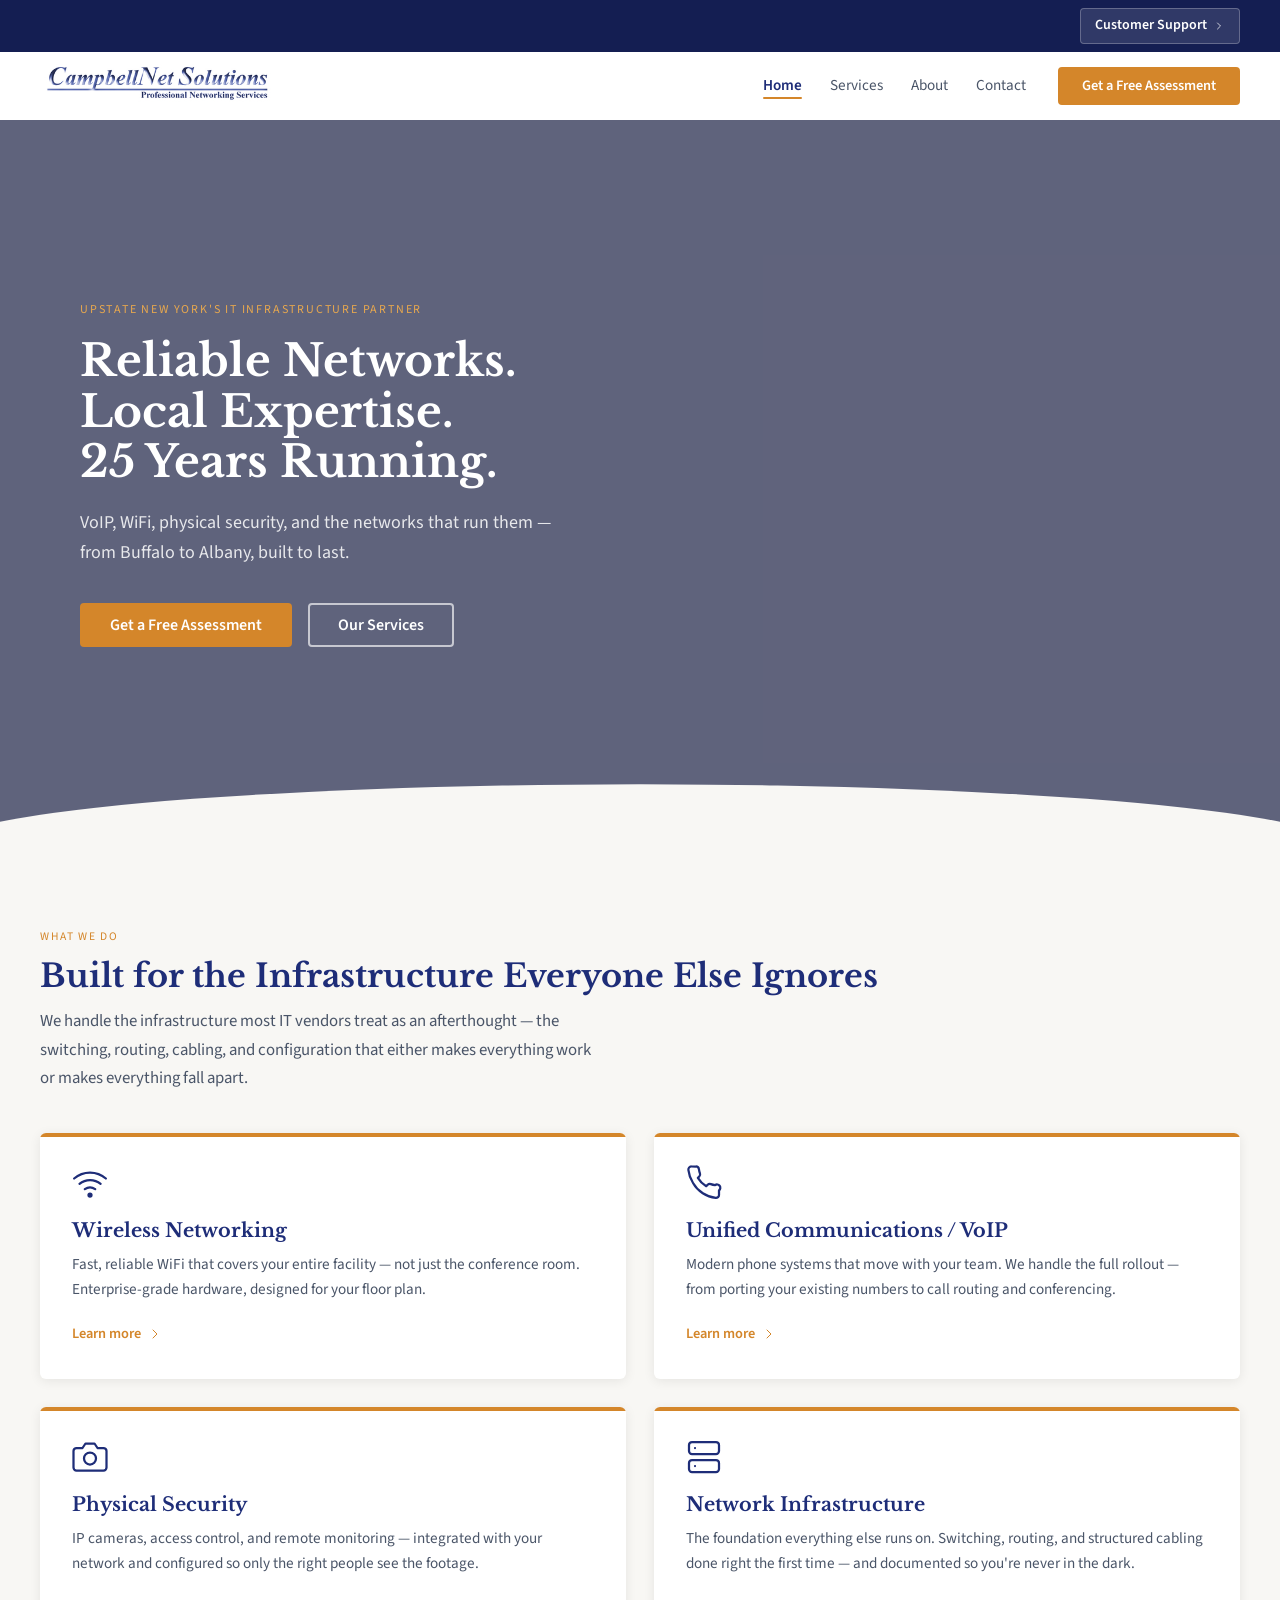
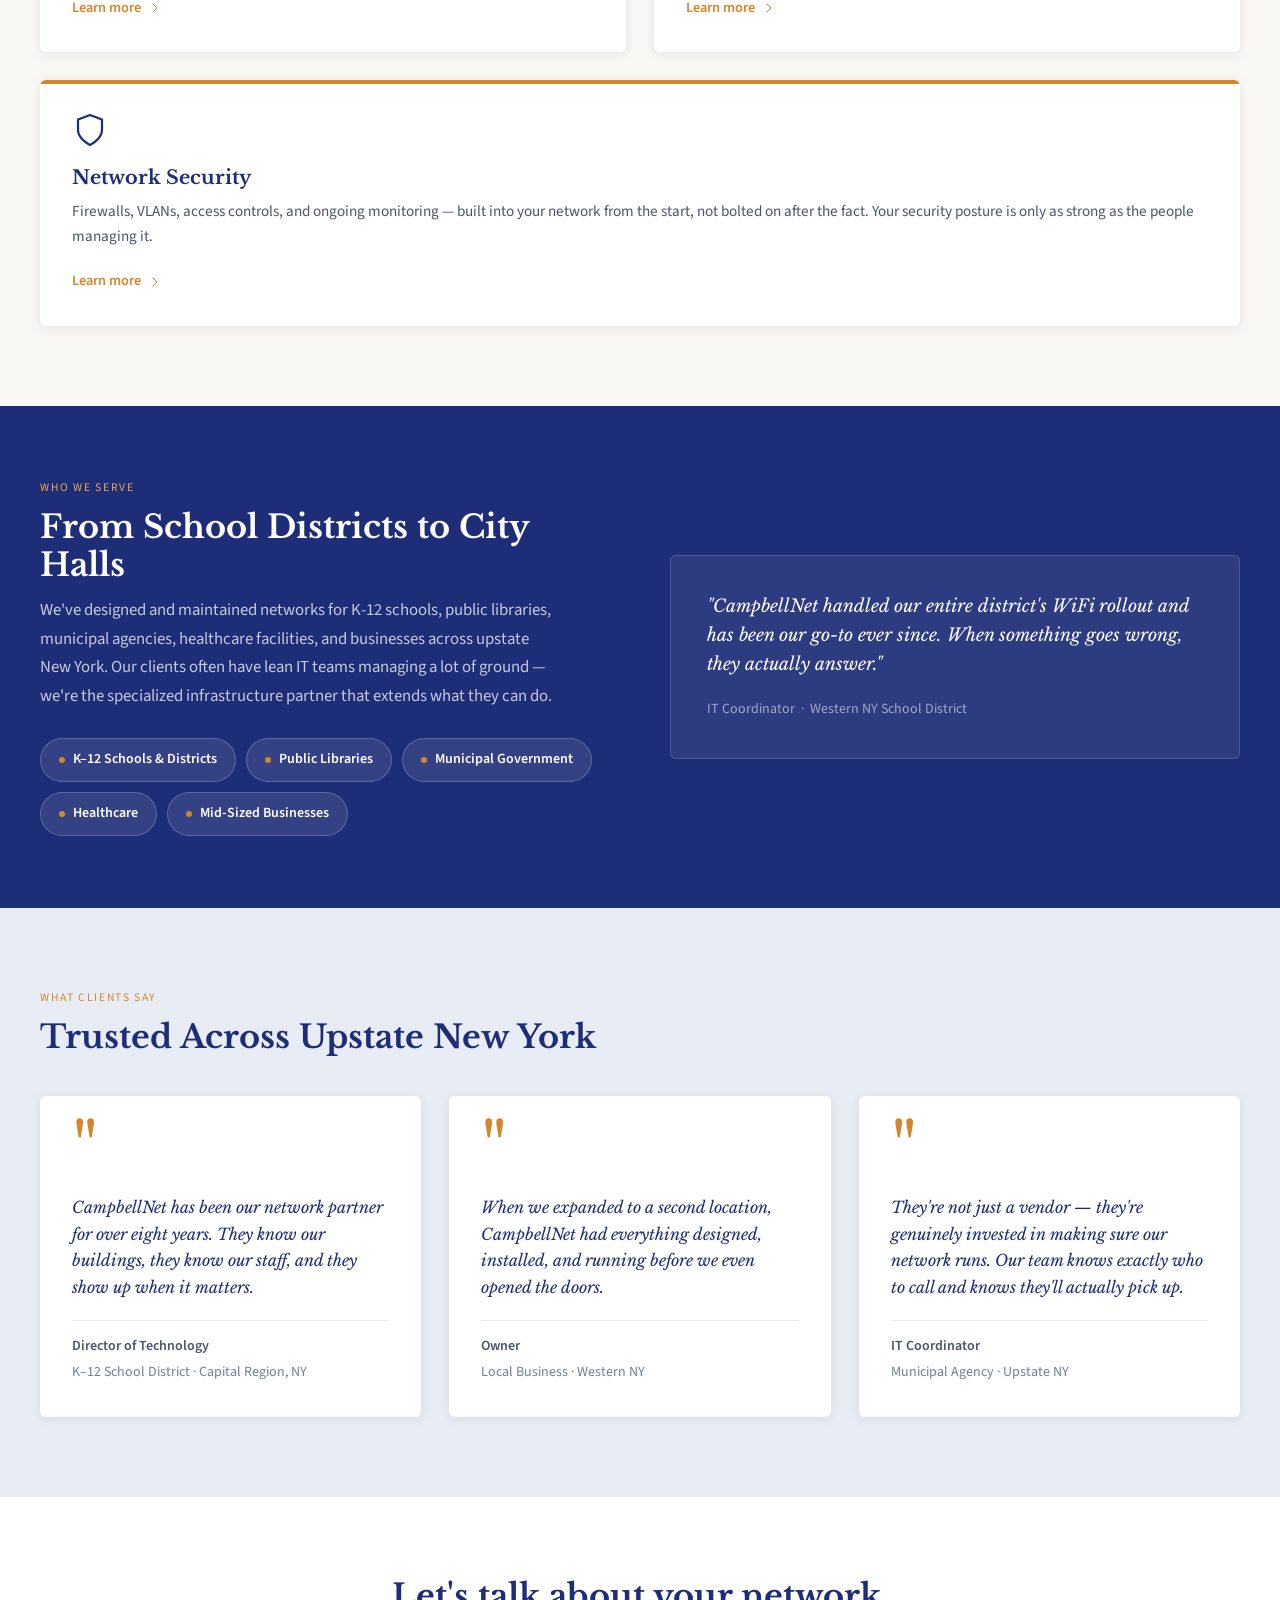
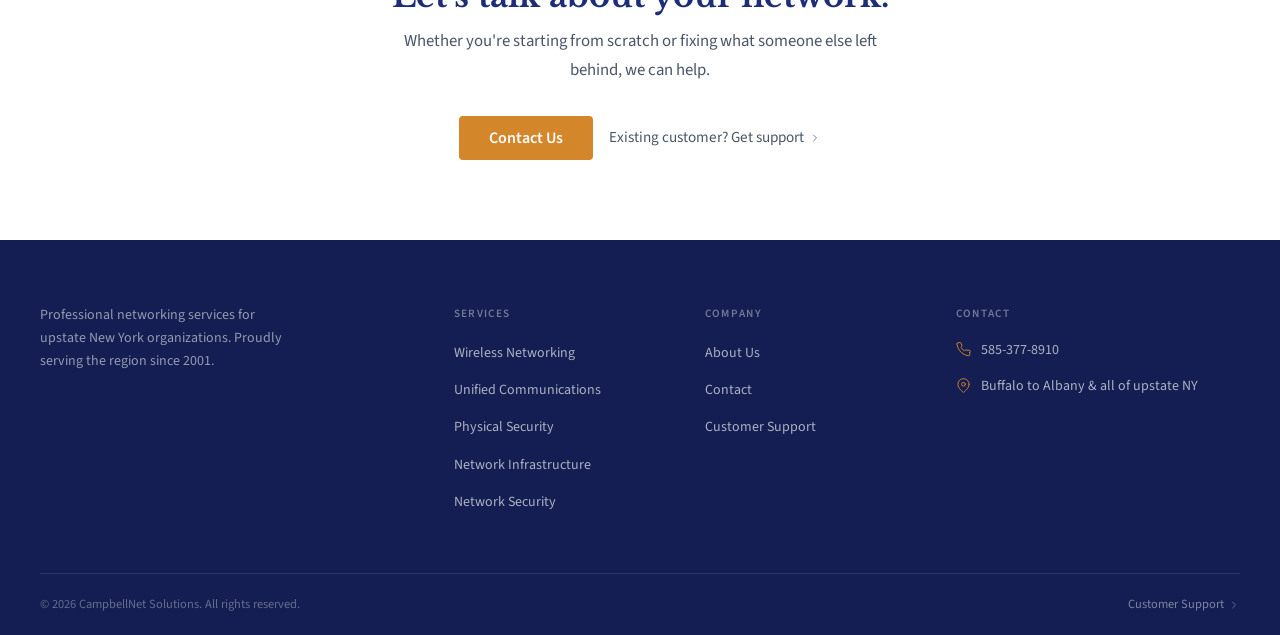
<file: index.html>
<!DOCTYPE html>
<html lang="en">
<head>
  <meta charset="UTF-8">
  <meta name="viewport" content="width=device-width, initial-scale=1.0">
  <title>CampbellNet Solutions — IT Infrastructure for Upstate New York</title>
  <meta name="description" content="VoIP, enterprise WiFi, physical security, and network infrastructure for businesses, schools, and municipalities from Buffalo to Albany.">
  <link rel="preconnect" href="https://fonts.googleapis.com">
  <link rel="preconnect" href="https://fonts.gstatic.com" crossorigin>
  <link href="https://fonts.googleapis.com/css2?family=Libre+Baskerville:ital,wght@0,400;0,700;1,400&family=Source+Sans+3:wght@400;600;700&display=swap" rel="stylesheet">
  <link rel="stylesheet" href="styles.css">
  <style>
    /* Homepage-specific styles */
    .hero {
      position: relative;
      min-height: 580px;
      display: flex;
      align-items: center;
      background-image: url('https://images.unsplash.com/photo-1497366216548-37526070297c?w=1600&q=80');
      background-size: cover;
      background-position: center 40%;
      overflow: hidden;
    }
    .hero::before {
      content: '';
      position: absolute;
      inset: 0;
      background: rgba(14, 20, 60, 0.65);
      z-index: 1;
    }
    .hero::after {
      content: '';
      position: absolute;
      bottom: -1px; left: 0; right: 0;
      height: 64px;
      background: var(--warm-white);
      clip-path: ellipse(55% 100% at 50% 100%);
      z-index: 2;
    }
    .hero-content {
      position: relative;
      z-index: 3;
      max-width: var(--max);
      margin: 0 auto;
      padding: 100px 40px 120px;
      width: 100%;
    }
    .hero-eyebrow {
      font-size: 0.75rem;
      letter-spacing: 0.15em;
      text-transform: uppercase;
      color: var(--amber-light);
      display: block;
      margin-bottom: 16px;
    }
    .hero h1 {
      font-family: var(--font-display);
      font-size: clamp(2rem, 4vw, 2.75rem);
      font-weight: 700;
      color: white;
      line-height: 1.15;
      max-width: 580px;
      margin-bottom: 20px;
    }
    .hero-sub {
      font-size: 1.125rem;
      color: rgba(255,255,255,0.85);
      line-height: 1.65;
      max-width: 480px;
      margin-bottom: 36px;
    }
    .hero-ctas { display: flex; gap: 16px; flex-wrap: wrap; }

    /* Services grid */
    .cards-grid {
      display: grid;
      grid-template-columns: repeat(2, 1fr);
      gap: 28px;
      max-width: var(--max);
      margin: 40px auto 0;
    }

    /* Verticals */
    .verticals-section { background: var(--navy); padding: 72px 40px; }
    .verticals-layout {
      display: grid;
      grid-template-columns: 1fr 1fr;
      gap: 60px;
      align-items: center;
      max-width: var(--max);
      margin: 0 auto;
    }
    .verticals-section .eyebrow { color: var(--amber-light); }
    .verticals-section h2 {
      font-family: var(--font-display);
      font-size: clamp(1.6rem, 3vw, 2rem);
      font-weight: 700;
      color: white;
      margin-bottom: 12px;
    }
    .verticals-section p { color: rgba(255,255,255,0.75); font-size: 1.05rem; max-width: 520px; }
    .pills { display: flex; flex-wrap: wrap; gap: 10px; margin-top: 28px; }
    .pill {
      background: rgba(255,255,255,0.1);
      border: 1px solid rgba(255,255,255,0.2);
      border-radius: 24px;
      padding: 9px 18px;
      color: white;
      font-size: 0.875rem;
      font-weight: 600;
      display: flex;
      align-items: center;
      gap: 8px;
    }
    .pill-dot { width: 6px; height: 6px; background: var(--amber); border-radius: 50%; flex-shrink: 0; }
    .verticals-callout {
      background: rgba(255,255,255,0.07);
      border: 1px solid rgba(255,255,255,0.15);
      border-radius: var(--radius);
      padding: 36px;
    }
    .verticals-callout p {
      font-family: var(--font-display);
      font-style: italic;
      font-size: 1.1rem;
      color: white;
      line-height: 1.65;
      margin-bottom: 16px;
    }
    .verticals-callout .attr { font-size: 0.875rem; color: rgba(255,255,255,0.55); }

    /* Testimonials */
    .testimonials-section { background: var(--steel); padding: 80px 40px; }
    .testimonials-grid {
      display: grid;
      grid-template-columns: repeat(3, 1fr);
      gap: 28px;
      max-width: var(--max);
      margin: 40px auto 0;
    }

    /* CTA band */
    .cta-band { background: var(--white); padding: 80px 40px; text-align: center; }
    .cta-band h2 { font-family: var(--font-display); font-size: clamp(1.5rem, 3vw, 2rem); font-weight: 700; color: var(--navy); margin-bottom: 12px; }
    .cta-band p { color: var(--slate); font-size: 1.05rem; max-width: 480px; margin: 0 auto 32px; }
    .cta-actions { display: flex; gap: 16px; justify-content: center; flex-wrap: wrap; align-items: center; }
    .text-link { font-size: 0.95rem; color: var(--slate); display: flex; align-items: center; gap: 5px; transition: color 200ms; }
    .text-link:hover { color: var(--navy); }

    @media (max-width: 900px) {
      .hero-content { padding: 72px 24px 96px; }
      .cards-grid { grid-template-columns: 1fr; }
      .testimonials-grid { grid-template-columns: 1fr; }
      .verticals-layout { grid-template-columns: 1fr; gap: 32px; }
    }
  </style>
</head>
<body>

  <header class="site-header" id="site-header">
    <div class="utility-bar">
      <a href="support.html">
        Customer Support
        <svg class="icon icon-xs" viewBox="0 0 24 24"><polyline points="9 18 15 12 9 6"/></svg>
      </a>
    </div>
    <nav class="nav-bar">
      <a href="index.html" class="nav-logo">
        <img src="campbellnet-logo.png" alt="CampbellNet Solutions">
      </a>
      <div class="nav-right">
        <ul class="nav-links">
          <li><a href="index.html" class="active">Home</a></li>
          <li><a href="services.html">Services</a></li>
          <li><a href="about.html">About</a></li>
          <li><a href="contact.html">Contact</a></li>
        </ul>
        <a href="contact.html" class="btn btn-primary btn-sm">Get a Free Assessment</a>
      </div>
      <button class="nav-hamburger" id="nav-hamburger" aria-label="Open menu" aria-expanded="false">
        <span></span><span></span><span></span>
      </button>
    </nav>
    <div class="mobile-menu" id="mobile-menu">
      <ul>
        <li><a href="index.html" class="active">Home</a></li>
        <li><a href="services.html">Services</a></li>
        <li><a href="about.html">About</a></li>
        <li><a href="contact.html">Contact</a></li>
        <li><a href="support.html">Customer Support</a></li>
      </ul>
      <a href="contact.html" class="btn btn-primary">Get a Free Assessment</a>
    </div>
  </header>

  <!-- HERO -->
  <section class="hero">
    <div class="hero-content">
      <span class="hero-eyebrow">Upstate New York's IT Infrastructure Partner</span>
      <h1>Reliable Networks.<br>Local Expertise.<br>25 Years Running.</h1>
      <p class="hero-sub">VoIP, WiFi, physical security, and the networks that run them — from Buffalo to Albany, built to last.</p>
      <div class="hero-ctas">
        <a href="contact.html" class="btn btn-primary">Get a Free Assessment</a>
        <a href="services.html" class="btn btn-ghost-white">Our Services</a>
      </div>
    </div>
  </section>

  <!-- SERVICES OVERVIEW -->
  <section style="background: var(--warm-white); padding: 80px 40px;">
    <div class="inner">
      <div class="reveal">
        <span class="eyebrow">What We Do</span>
        <h2 class="section-title">Built for the Infrastructure Everyone Else Ignores</h2>
        <p class="section-lead">We handle the infrastructure most IT vendors treat as an afterthought — the switching, routing, cabling, and configuration that either makes everything work or makes everything fall apart.</p>
      </div>
      <div class="cards-grid">

        <div class="card reveal">
          <div class="card-body">
            <svg class="card-icon" viewBox="0 0 24 24">
              <path d="M5 12.55a11 11 0 0 1 14.08 0"/><path d="M1.42 9a16 16 0 0 1 21.16 0"/>
              <path d="M8.53 16.11a6 6 0 0 1 6.95 0"/><circle cx="12" cy="20" r="1" fill="currentColor"/>
            </svg>
            <h3>Wireless Networking</h3>
            <p>Fast, reliable WiFi that covers your entire facility — not just the conference room. Enterprise-grade hardware, designed for your floor plan.</p>
            <a href="services.html#wifi" class="card-link">Learn more <svg class="icon icon-sm" viewBox="0 0 24 24"><polyline points="9 18 15 12 9 6"/></svg></a>
          </div>
        </div>

        <div class="card reveal">
          <div class="card-body">
            <svg class="card-icon" viewBox="0 0 24 24">
              <path d="M22 16.92v3a2 2 0 0 1-2.18 2 19.79 19.79 0 0 1-8.63-3.07A19.5 19.5 0 0 1 4.69 12 19.79 19.79 0 0 1 1.61 3.42 2 2 0 0 1 3.6 1h3a2 2 0 0 1 2 1.72c.127.96.361 1.903.7 2.81a2 2 0 0 1-.45 2.11L7.91 8.55a16 16 0 0 0 5.59 5.59l.95-.95a2 2 0 0 1 2.11-.45c.907.339 1.85.573 2.81.7A2 2 0 0 1 22 16.92z"/>
            </svg>
            <h3>Unified Communications / VoIP</h3>
            <p>Modern phone systems that move with your team. We handle the full rollout — from porting your existing numbers to call routing and conferencing.</p>
            <a href="services.html#voip" class="card-link">Learn more <svg class="icon icon-sm" viewBox="0 0 24 24"><polyline points="9 18 15 12 9 6"/></svg></a>
          </div>
        </div>

        <div class="card reveal">
          <div class="card-body">
            <svg class="card-icon" viewBox="0 0 24 24">
              <path d="M23 19a2 2 0 0 1-2 2H3a2 2 0 0 1-2-2V8a2 2 0 0 1 2-2h4l2-3h6l2 3h4a2 2 0 0 1 2 2z"/>
              <circle cx="12" cy="13" r="4"/>
            </svg>
            <h3>Physical Security</h3>
            <p>IP cameras, access control, and remote monitoring — integrated with your network and configured so only the right people see the footage.</p>
            <a href="services.html#security" class="card-link">Learn more <svg class="icon icon-sm" viewBox="0 0 24 24"><polyline points="9 18 15 12 9 6"/></svg></a>
          </div>
        </div>

        <div class="card reveal">
          <div class="card-body">
            <svg class="card-icon" viewBox="0 0 24 24">
              <rect x="2" y="2" width="20" height="8" rx="2" ry="2"/>
              <rect x="2" y="14" width="20" height="8" rx="2" ry="2"/>
              <line x1="6" y1="6" x2="6.01" y2="6"/><line x1="6" y1="18" x2="6.01" y2="18"/>
            </svg>
            <h3>Network Infrastructure</h3>
            <p>The foundation everything else runs on. Switching, routing, and structured cabling done right the first time — and documented so you're never in the dark.</p>
            <a href="services.html#network" class="card-link">Learn more <svg class="icon icon-sm" viewBox="0 0 24 24"><polyline points="9 18 15 12 9 6"/></svg></a>
          </div>
        </div>

        <div class="card reveal" style="grid-column: 1 / -1;">
          <div class="card-body">
            <svg class="card-icon" viewBox="0 0 24 24">
              <path d="M12 22s8-4 8-10V5l-8-3-8 3v7c0 6 8 10 8 10z"/>
            </svg>
            <h3>Network Security</h3>
            <p>Firewalls, VLANs, access controls, and ongoing monitoring — built into your network from the start, not bolted on after the fact. Your security posture is only as strong as the people managing it.</p>
            <a href="services.html#netsecurity" class="card-link">Learn more <svg class="icon icon-sm" viewBox="0 0 24 24"><polyline points="9 18 15 12 9 6"/></svg></a>
          </div>
        </div>

      </div>
    </div>
  </section>

  <!-- VERTICALS -->
  <div class="verticals-section">
    <div class="verticals-layout">
      <div class="reveal">
        <span class="eyebrow">Who We Serve</span>
        <h2>From School Districts to City Halls</h2>
        <p>We've designed and maintained networks for K-12 schools, public libraries, municipal agencies, healthcare facilities, and businesses across upstate New York. Our clients often have lean IT teams managing a lot of ground — we're the specialized infrastructure partner that extends what they can do.</p>
        <div class="pills">
          <span class="pill"><span class="pill-dot"></span>K–12 Schools &amp; Districts</span>
          <span class="pill"><span class="pill-dot"></span>Public Libraries</span>
          <span class="pill"><span class="pill-dot"></span>Municipal Government</span>
          <span class="pill"><span class="pill-dot"></span>Healthcare</span>
          <span class="pill"><span class="pill-dot"></span>Mid-Sized Businesses</span>
        </div>
      </div>
      <div class="verticals-callout reveal">
        <p>"CampbellNet handled our entire district's WiFi rollout and has been our go-to ever since. When something goes wrong, they actually answer."</p>
        <span class="attr">IT Coordinator &nbsp;·&nbsp; Western NY School District</span>
      </div>
    </div>
  </div>

  <!-- TESTIMONIALS -->
  <div class="testimonials-section">
    <div class="inner">
      <div class="reveal">
        <span class="eyebrow">What Clients Say</span>
        <h2 class="section-title">Trusted Across Upstate New York</h2>
      </div>
      <div class="testimonials-grid">
        <div class="testimonial reveal">
          <span class="quote-mark">"</span>
          <blockquote>CampbellNet has been our network partner for over eight years. They know our buildings, they know our staff, and they show up when it matters.</blockquote>
          <div class="attr"><strong>Director of Technology</strong>K–12 School District · Capital Region, NY</div>
        </div>
        <div class="testimonial reveal">
          <span class="quote-mark">"</span>
          <blockquote>When we expanded to a second location, CampbellNet had everything designed, installed, and running before we even opened the doors.</blockquote>
          <div class="attr"><strong>Owner</strong>Local Business · Western NY</div>
        </div>
        <div class="testimonial reveal">
          <span class="quote-mark">"</span>
          <blockquote>They're not just a vendor — they're genuinely invested in making sure our network runs. Our team knows exactly who to call and knows they'll actually pick up.</blockquote>
          <div class="attr"><strong>IT Coordinator</strong>Municipal Agency · Upstate NY</div>
        </div>
      </div>
    </div>
  </div>

  <!-- CTA BAND -->
  <div class="cta-band">
    <div class="inner">
      <h2 class="reveal">Let's talk about your network.</h2>
      <p class="reveal">Whether you're starting from scratch or fixing what someone else left behind, we can help.</p>
      <div class="cta-actions reveal">
        <a href="contact.html" class="btn btn-primary">Contact Us</a>
        <a href="support.html" class="text-link">
          Existing customer? Get support
          <svg class="icon icon-xs" style="stroke:currentColor;fill:none;stroke-width:1.5;" viewBox="0 0 24 24"><polyline points="9 18 15 12 9 6"/></svg>
        </a>
      </div>
    </div>
  </div>

  <!-- FOOTER -->
  <footer class="site-footer">
    <div class="footer-grid">
      <div>
        <p class="footer-tagline">Professional networking services for upstate New York organizations. Proudly serving the region since 2001.</p>
      </div>
      <div class="footer-col">
        <h4>Services</h4>
        <ul>
          <li><a href="services.html#wifi">Wireless Networking</a></li>
          <li><a href="services.html#voip">Unified Communications</a></li>
          <li><a href="services.html#security">Physical Security</a></li>
          <li><a href="services.html#network">Network Infrastructure</a></li>
          <li><a href="services.html#netsecurity">Network Security</a></li>
        </ul>
      </div>
      <div class="footer-col">
        <h4>Company</h4>
        <ul>
          <li><a href="about.html">About Us</a></li>
          <li><a href="contact.html">Contact</a></li>
          <li><a href="support.html">Customer Support</a></li>
        </ul>
      </div>
      <div class="footer-col">
        <h4>Contact</h4>
        <div class="footer-contact-item">
          <svg viewBox="0 0 24 24" stroke-linecap="round" stroke-linejoin="round"><path d="M22 16.92v3a2 2 0 0 1-2.18 2 19.79 19.79 0 0 1-8.63-3.07A19.5 19.5 0 0 1 4.69 12 19.79 19.79 0 0 1 1.61 3.42 2 2 0 0 1 3.6 1h3a2 2 0 0 1 2 1.72c.127.96.361 1.903.7 2.81a2 2 0 0 1-.45 2.11L7.91 8.55a16 16 0 0 0 5.59 5.59l.95-.95a2 2 0 0 1 2.11-.45c.907.339 1.85.573 2.81.7A2 2 0 0 1 22 16.92z"/></svg>
          585-377-8910
        </div>
        <div class="footer-contact-item">
          <svg viewBox="0 0 24 24" stroke-linecap="round" stroke-linejoin="round"><path d="M21 10c0 7-9 13-9 13s-9-6-9-13a9 9 0 0 1 18 0z"/><circle cx="12" cy="10" r="3"/></svg>
          Buffalo to Albany &amp; all of upstate NY
        </div>
      </div>
    </div>
    <div class="footer-bottom">
      <span class="footer-copy">© 2026 CampbellNet Solutions. All rights reserved.</span>
      <a href="support.html" class="footer-support">
        Customer Support
        <svg class="icon icon-xs" viewBox="0 0 24 24"><polyline points="9 18 15 12 9 6"/></svg>
      </a>
    </div>
  </footer>

  <script>
    const header = document.getElementById('site-header');
    window.addEventListener('scroll', () => { header.classList.toggle('scrolled', window.scrollY > 10); }, { passive: true });
    const observer = new IntersectionObserver((entries) => {
      entries.forEach((entry, i) => { if (entry.isIntersecting) { setTimeout(() => entry.target.classList.add('visible'), i * 80); observer.unobserve(entry.target); } });
    }, { threshold: 0.1 });
    document.querySelectorAll('.reveal').forEach(el => observer.observe(el));
  </script>
  <script src="nav.js"></script>

</body>
</html>
</file>
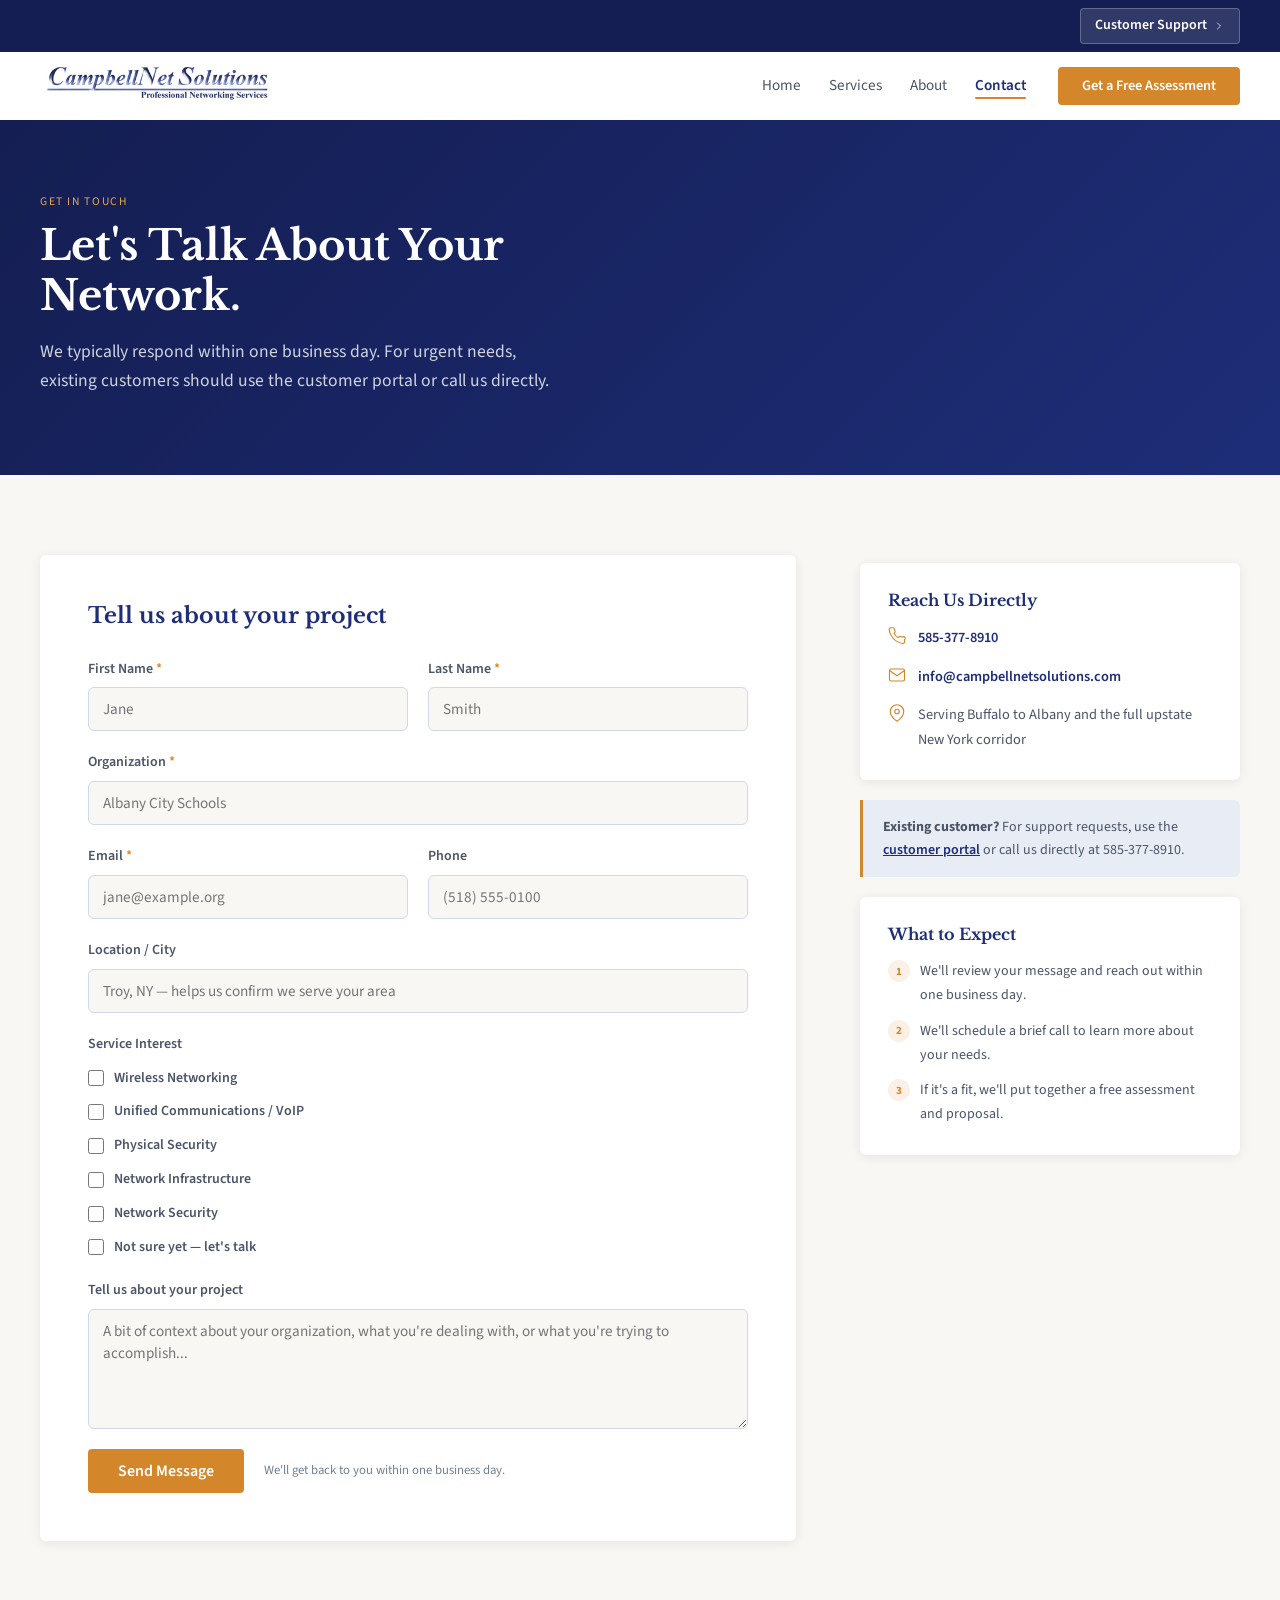
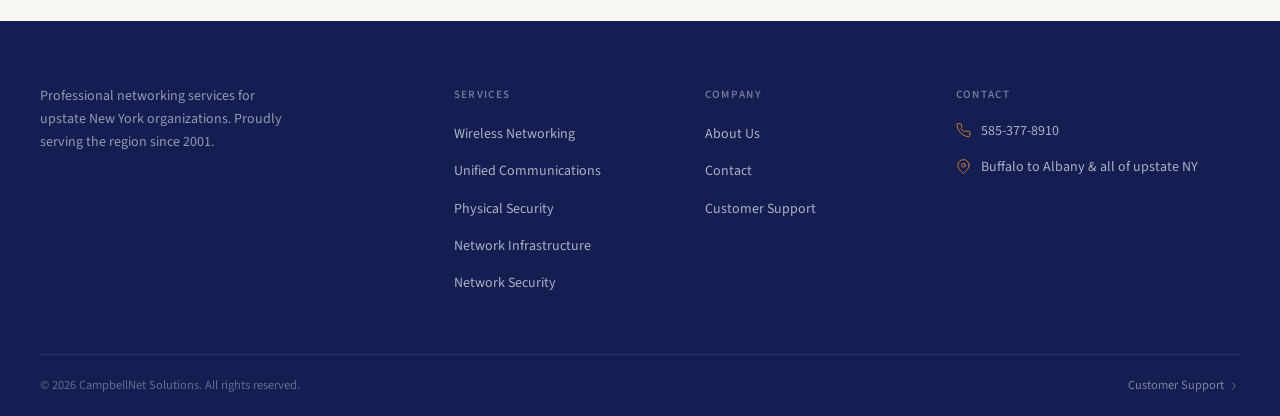
<file: contact.html>
<!DOCTYPE html>
<html lang="en">
<head>
  <meta charset="UTF-8">
  <meta name="viewport" content="width=device-width, initial-scale=1.0">
  <title>Contact — CampbellNet Solutions</title>
  <meta name="description" content="Get in touch with CampbellNet Solutions. Free assessment for new clients. Serving upstate New York from Buffalo to Albany.">
  <link rel="preconnect" href="https://fonts.googleapis.com">
  <link rel="preconnect" href="https://fonts.gstatic.com" crossorigin>
  <link href="https://fonts.googleapis.com/css2?family=Libre+Baskerville:ital,wght@0,400;0,700;1,400&family=Source+Sans+3:wght@400;600;700&display=swap" rel="stylesheet">
  <link rel="stylesheet" href="styles.css">
  <style>
    .contact-layout {
      display: grid;
      grid-template-columns: 1fr 380px;
      gap: 64px;
      max-width: var(--max);
      margin: 0 auto;
    }
    .contact-sidebar { padding-top: 8px; }
    .sidebar-block {
      background: var(--white);
      border-radius: var(--radius);
      padding: 28px;
      box-shadow: var(--shadow);
      margin-bottom: 20px;
    }
    .sidebar-block h3 {
      font-family: var(--font-display);
      font-size: 1rem;
      color: var(--navy);
      margin-bottom: 16px;
    }
    .sidebar-contact-item {
      display: flex;
      align-items: flex-start;
      gap: 12px;
      margin-bottom: 14px;
      font-size: 0.9rem;
      color: var(--slate);
    }
    .sidebar-contact-item:last-child { margin-bottom: 0; }
    .sidebar-contact-item svg { width: 18px; height: 18px; stroke: var(--amber); fill: none; stroke-width: 1.5; flex-shrink: 0; margin-top: 1px; }
    .sidebar-contact-item a { color: var(--navy); font-weight: 600; }
    .sidebar-contact-item a:hover { color: var(--amber); }

    .support-note {
      background: var(--steel);
      border-left: 3px solid var(--amber);
      border-radius: 0 var(--radius) var(--radius) 0;
      padding: 16px 20px;
      font-size: 0.875rem;
      color: var(--slate);
      line-height: 1.6;
    }
    .support-note a { color: var(--navy); font-weight: 600; text-decoration: underline; }

    .checkbox-group { display: flex; flex-direction: column; gap: 10px; }
    .checkbox-label { display: flex; align-items: center; gap: 10px; font-size: 0.95rem; color: var(--slate); cursor: pointer; }
    .checkbox-label input[type="checkbox"] { width: 16px; height: 16px; accent-color: var(--navy); cursor: pointer; }

    .form-submit-row { display: flex; align-items: center; gap: 20px; margin-top: 8px; }
    .form-note { font-size: 0.8rem; color: var(--slate-light); }

    @media (max-width: 900px) {
      .contact-layout { grid-template-columns: 1fr; }
      .contact-sidebar { order: -1; }
    }
  </style>
</head>
<body>

  <header class="site-header" id="site-header">
    <div class="utility-bar">
      <a href="support.html">Customer Support <svg class="icon icon-xs" viewBox="0 0 24 24"><polyline points="9 18 15 12 9 6"/></svg></a>
    </div>
    <nav class="nav-bar">
      <a href="index.html" class="nav-logo"><img src="campbellnet-logo.png" alt="CampbellNet Solutions"></a>
      <div class="nav-right">
        <ul class="nav-links">
          <li><a href="index.html">Home</a></li>
          <li><a href="services.html">Services</a></li>
          <li><a href="about.html">About</a></li>
          <li><a href="contact.html" class="active">Contact</a></li>
        </ul>
        <a href="contact.html" class="btn btn-primary btn-sm">Get a Free Assessment</a>
      </div>
    </nav>
  </header>

  <!-- PAGE HERO -->
  <div class="page-hero">
    <div class="page-hero-inner">
      <span class="eyebrow">Get In Touch</span>
      <h1>Let's Talk About Your Network.</h1>
      <p>We typically respond within one business day. For urgent needs, existing customers should use the customer portal or call us directly.</p>
    </div>
  </div>

  <!-- CONTACT SECTION -->
  <section style="background: var(--warm-white);">
    <div class="contact-layout inner">

      <!-- FORM -->
      <div class="reveal">
        <div class="form-card">
          <h2 style="font-family: var(--font-display); font-size: 1.375rem; color: var(--navy); margin-bottom: 28px;">Tell us about your project</h2>
          <form id="contact-form">
            <!-- Honeypot: hidden from real users, bots fill it in -->
            <div style="display:none" aria-hidden="true">
              <label for="website">Website</label>
              <input type="text" id="website" name="website" tabindex="-1" autocomplete="off">
            </div>
            <!-- Timestamp: used to detect instant/bot submissions -->
            <input type="hidden" name="form_loaded_at" id="form_loaded_at">
            <div class="form-row">
              <div class="form-group">
                <label for="name_first">First Name <span style="color:var(--amber)">*</span></label>
                <input type="text" id="name_first" name="name_first" placeholder="Jane" required>
              </div>
              <div class="form-group">
                <label for="name_last">Last Name <span style="color:var(--amber)">*</span></label>
                <input type="text" id="name_last" name="name_last" placeholder="Smith" required>
              </div>
            </div>
            <div class="form-row">
              <div class="form-group full">
                <label for="org">Organization <span style="color:var(--amber)">*</span></label>
                <input type="text" id="org" name="organization" placeholder="Albany City Schools" required>
              </div>
            </div>
            <div class="form-row">
              <div class="form-group">
                <label for="email">Email <span style="color:var(--amber)">*</span></label>
                <input type="email" id="email" name="email" placeholder="jane@example.org" required>
              </div>
              <div class="form-group">
                <label for="phone">Phone</label>
                <input type="tel" id="phone" name="phone" placeholder="(518) 555-0100">
              </div>
            </div>
            <div class="form-row">
              <div class="form-group full">
                <label for="location">Location / City</label>
                <input type="text" id="location" name="location" placeholder="Troy, NY — helps us confirm we serve your area">
              </div>
            </div>
            <div class="form-row">
              <div class="form-group full">
                <label>Service Interest</label>
                <div class="checkbox-group" style="margin-top: 4px;">
                  <label class="checkbox-label"><input type="checkbox" name="service" value="wifi"> Wireless Networking</label>
                  <label class="checkbox-label"><input type="checkbox" name="service" value="voip"> Unified Communications / VoIP</label>
                  <label class="checkbox-label"><input type="checkbox" name="service" value="security"> Physical Security</label>
                  <label class="checkbox-label"><input type="checkbox" name="service" value="network"> Network Infrastructure</label>
                  <label class="checkbox-label"><input type="checkbox" name="service" value="netsecurity"> Network Security</label>
                  <label class="checkbox-label"><input type="checkbox" name="service" value="notsure"> Not sure yet — let's talk</label>
                </div>
              </div>
            </div>
            <div class="form-row">
              <div class="form-group full">
                <label for="message">Tell us about your project</label>
                <textarea id="message" name="message" placeholder="A bit of context about your organization, what you're dealing with, or what you're trying to accomplish..."></textarea>
              </div>
            </div>
            <div class="form-submit-row">
              <button type="submit" id="contact-submit" class="btn btn-primary">Send Message</button>
              <span class="form-note">We'll get back to you within one business day.</span>
            </div>
            <div id="form-feedback" style="display:none; margin-top: 20px; padding: 16px 20px; border-radius: var(--radius); font-size: 0.95rem; line-height: 1.5;"></div>
          </form>
        </div>
      </div>

      <!-- SIDEBAR -->
      <div class="contact-sidebar reveal">

        <div class="sidebar-block">
          <h3>Reach Us Directly</h3>
          <div class="sidebar-contact-item">
            <svg viewBox="0 0 24 24" stroke-linecap="round" stroke-linejoin="round"><path d="M22 16.92v3a2 2 0 0 1-2.18 2 19.79 19.79 0 0 1-8.63-3.07A19.5 19.5 0 0 1 4.69 12 19.79 19.79 0 0 1 1.61 3.42 2 2 0 0 1 3.6 1h3a2 2 0 0 1 2 1.72c.127.96.361 1.903.7 2.81a2 2 0 0 1-.45 2.11L7.91 8.55a16 16 0 0 0 5.59 5.59l.95-.95a2 2 0 0 1 2.11-.45c.907.339 1.85.573 2.81.7A2 2 0 0 1 22 16.92z"/></svg>
            <div>
              <a href="tel:5853778910">585-377-8910</a>
            </div>
          </div>
          <div class="sidebar-contact-item">
            <svg viewBox="0 0 24 24" stroke-linecap="round" stroke-linejoin="round"><path d="M4 4h16c1.1 0 2 .9 2 2v12c0 1.1-.9 2-2 2H4c-1.1 0-2-.9-2-2V6c0-1.1.9-2 2-2z"/><polyline points="22,6 12,13 2,6"/></svg>
            <div>
              <a href="mailto:info@campbellnetsolutions.com">info@campbellnetsolutions.com</a>
            </div>
          </div>
          <div class="sidebar-contact-item">
            <svg viewBox="0 0 24 24" stroke-linecap="round" stroke-linejoin="round"><path d="M21 10c0 7-9 13-9 13s-9-6-9-13a9 9 0 0 1 18 0z"/><circle cx="12" cy="10" r="3"/></svg>
            <div>Serving Buffalo to Albany and the full upstate New York corridor</div>
          </div>
        </div>

        <div class="support-note">
          <strong>Existing customer?</strong> For support requests, use the <a href="support.html">customer portal</a> or call us directly at 585-377-8910.
        </div>

        <div class="sidebar-block" style="margin-top: 20px;">
          <h3>What to Expect</h3>
          <ul style="display: flex; flex-direction: column; gap: 12px;">
            <li style="display: flex; gap: 10px; font-size: 0.875rem; color: var(--slate);">
              <span style="width: 22px; height: 22px; background: rgba(212,134,42,0.12); border-radius: 50%; display: flex; align-items: center; justify-content: center; flex-shrink: 0; font-size: 0.7rem; font-weight: 700; color: var(--amber);">1</span>
              We'll review your message and reach out within one business day.
            </li>
            <li style="display: flex; gap: 10px; font-size: 0.875rem; color: var(--slate);">
              <span style="width: 22px; height: 22px; background: rgba(212,134,42,0.12); border-radius: 50%; display: flex; align-items: center; justify-content: center; flex-shrink: 0; font-size: 0.7rem; font-weight: 700; color: var(--amber);">2</span>
              We'll schedule a brief call to learn more about your needs.
            </li>
            <li style="display: flex; gap: 10px; font-size: 0.875rem; color: var(--slate);">
              <span style="width: 22px; height: 22px; background: rgba(212,134,42,0.12); border-radius: 50%; display: flex; align-items: center; justify-content: center; flex-shrink: 0; font-size: 0.7rem; font-weight: 700; color: var(--amber);">3</span>
              If it's a fit, we'll put together a free assessment and proposal.
            </li>
          </ul>
        </div>

      </div>
    </div>
  </section>

  <footer class="site-footer">
    <div class="footer-grid">
      <div>
        <p class="footer-tagline">Professional networking services for upstate New York organizations. Proudly serving the region since 2001.</p>
      </div>
      <div class="footer-col">
        <h4>Services</h4>
        <ul>
          <li><a href="services.html#wifi">Wireless Networking</a></li>
          <li><a href="services.html#voip">Unified Communications</a></li>
          <li><a href="services.html#security">Physical Security</a></li>
          <li><a href="services.html#network">Network Infrastructure</a></li>
          <li><a href="services.html#netsecurity">Network Security</a></li>
        </ul>
      </div>
      <div class="footer-col">
        <h4>Company</h4>
        <ul>
          <li><a href="about.html">About Us</a></li>
          <li><a href="contact.html">Contact</a></li>
          <li><a href="support.html">Customer Support</a></li>
        </ul>
      </div>
      <div class="footer-col">
        <h4>Contact</h4>
        <div class="footer-contact-item">
          <svg viewBox="0 0 24 24" stroke-linecap="round" stroke-linejoin="round"><path d="M22 16.92v3a2 2 0 0 1-2.18 2 19.79 19.79 0 0 1-8.63-3.07A19.5 19.5 0 0 1 4.69 12 19.79 19.79 0 0 1 1.61 3.42 2 2 0 0 1 3.6 1h3a2 2 0 0 1 2 1.72c.127.96.361 1.903.7 2.81a2 2 0 0 1-.45 2.11L7.91 8.55a16 16 0 0 0 5.59 5.59l.95-.95a2 2 0 0 1 2.11-.45c.907.339 1.85.573 2.81.7A2 2 0 0 1 22 16.92z"/></svg>
          585-377-8910
        </div>
        <div class="footer-contact-item">
          <svg viewBox="0 0 24 24" stroke-linecap="round" stroke-linejoin="round"><path d="M21 10c0 7-9 13-9 13s-9-6-9-13a9 9 0 0 1 18 0z"/><circle cx="12" cy="10" r="3"/></svg>
          Buffalo to Albany &amp; all of upstate NY
        </div>
      </div>
    </div>
    <div class="footer-bottom">
      <span class="footer-copy">© 2026 CampbellNet Solutions. All rights reserved.</span>
      <a href="support.html" class="footer-support">Customer Support <svg class="icon icon-xs" viewBox="0 0 24 24"><polyline points="9 18 15 12 9 6"/></svg></a>
    </div>
  </footer>

  <script>
    const header = document.getElementById('site-header');
    window.addEventListener('scroll', () => { header.classList.toggle('scrolled', window.scrollY > 10); }, { passive: true });
    const observer = new IntersectionObserver((entries) => {
      entries.forEach((entry, i) => { if (entry.isIntersecting) { setTimeout(() => entry.target.classList.add('visible'), i * 80); observer.unobserve(entry.target); } });
    }, { threshold: 0.1 });
    document.querySelectorAll('.reveal').forEach(el => observer.observe(el));

    // Stamp the form load time for bot timing detection
    document.getElementById('form_loaded_at').value = Date.now();

    // Contact form submission
    document.getElementById('contact-form').addEventListener('submit', async function(e) {
      e.preventDefault();
      const form = e.target;
      const btn = document.getElementById('contact-submit');
      const feedback = document.getElementById('form-feedback');

      // Collect checked services
      const services = Array.from(form.querySelectorAll('input[name="service"]:checked')).map(el => el.value);

      const payload = {
        name_first:      form.name_first.value.trim(),
        name_last:       form.name_last.value.trim(),
        organization:    form.organization.value.trim(),
        email:           form.email.value.trim(),
        phone:           form.phone.value.trim(),
        location:        form.location.value.trim(),
        service:         services,
        message:         form.message.value.trim(),
        website:         form.website.value,
        form_loaded_at:  form.form_loaded_at.value,
      };

      btn.disabled = true;
      btn.textContent = 'Sending…';
      feedback.style.display = 'none';

      let data = null;
      try {
        const res = await fetch('/api/contact', {
          method: 'POST',
          headers: { 'Content-Type': 'application/json' },
          body: JSON.stringify(payload),
        });
        data = await res.json();

        if (res.ok && data.success) {
          feedback.style.background = 'rgba(34,139,34,0.08)';
          feedback.style.border = '1px solid rgba(34,139,34,0.25)';
          feedback.style.color = 'var(--slate)';
          feedback.innerHTML = '<strong style="color:#2d6a2d">Message received.</strong> We\'ll be in touch within one business day.';
          form.reset();
        } else {
          throw new Error(data.error || 'Unknown error');
        }
      } catch (err) {
        feedback.style.background = 'rgba(180,30,30,0.06)';
        feedback.style.border = '1px solid rgba(180,30,30,0.2)';
        feedback.style.color = 'var(--slate)';
        feedback.innerHTML = '<strong style="color:#8b1a1a">Something went wrong.</strong> Please try again or call us at 585-377-8910.';
      }

      feedback.style.display = 'block';
      btn.disabled = false;
      btn.textContent = 'Send Message';
    });
  </script>
</body>
</html>
</file>
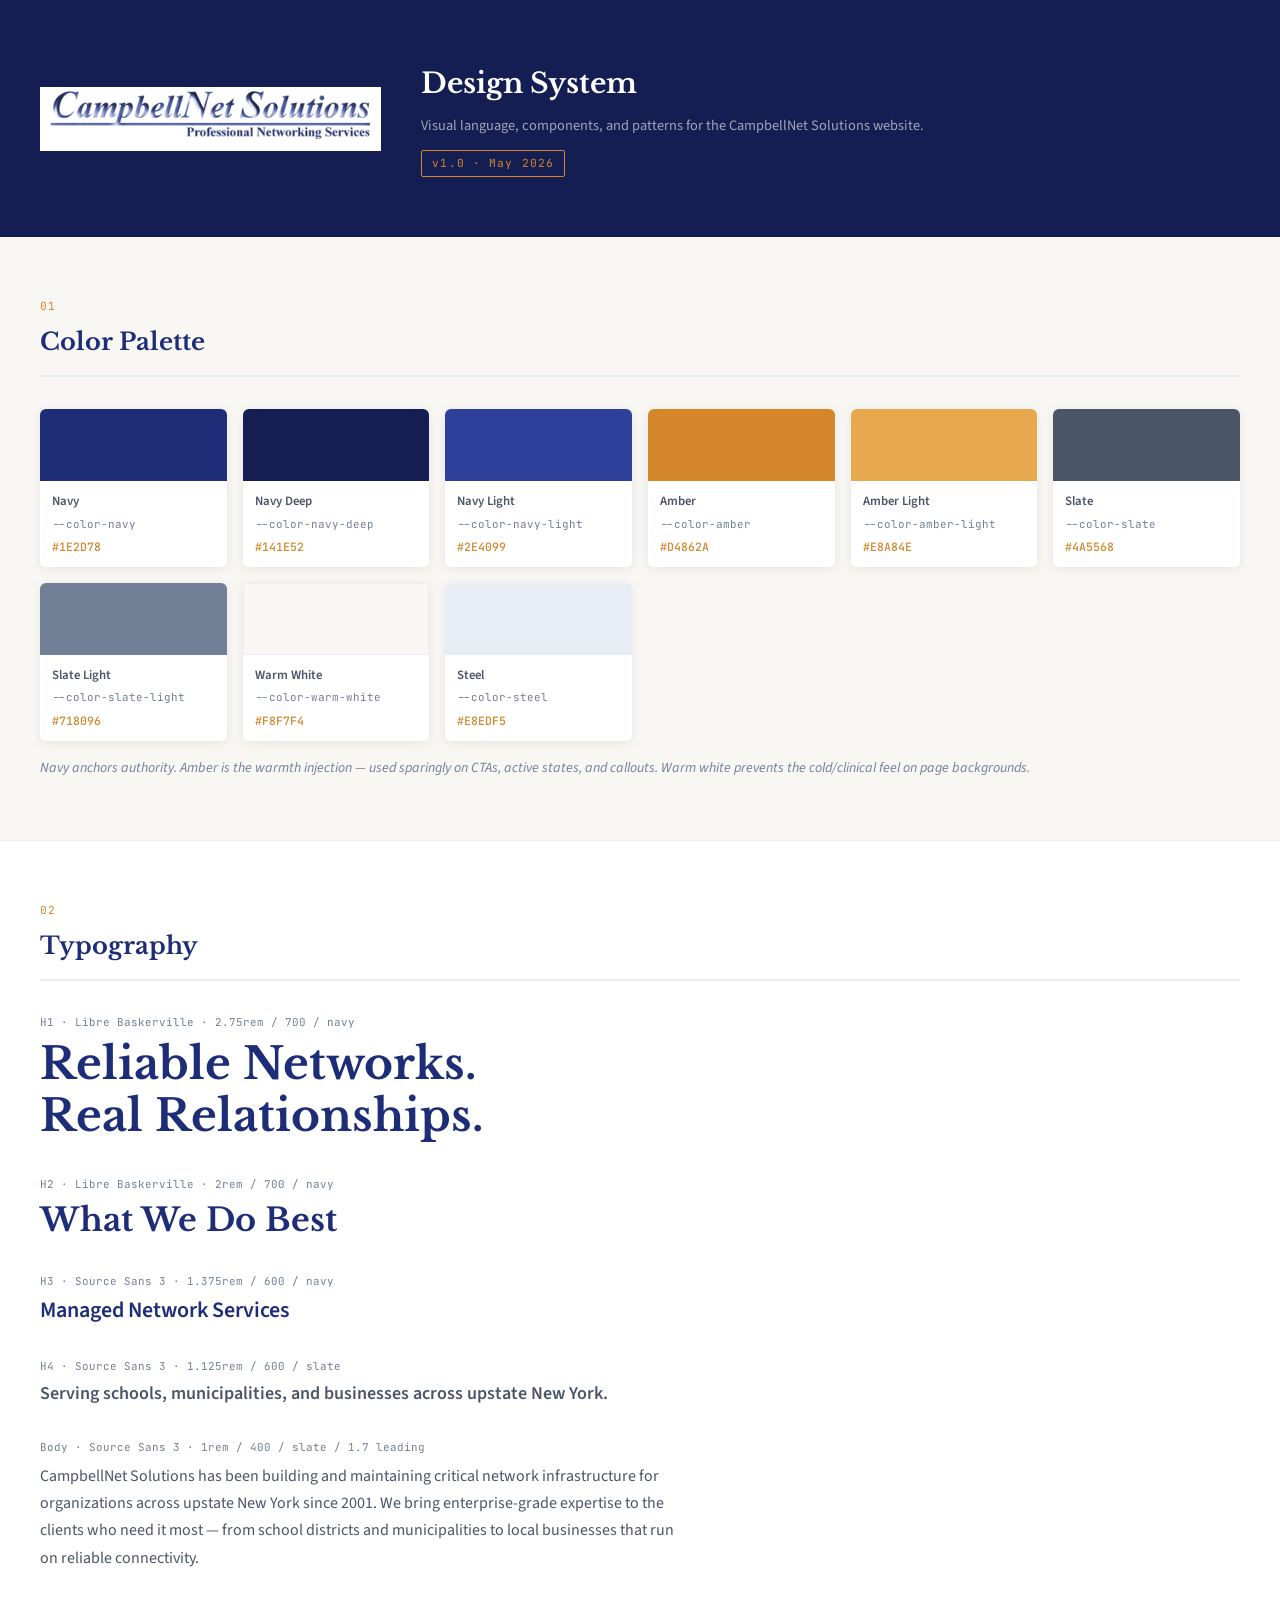
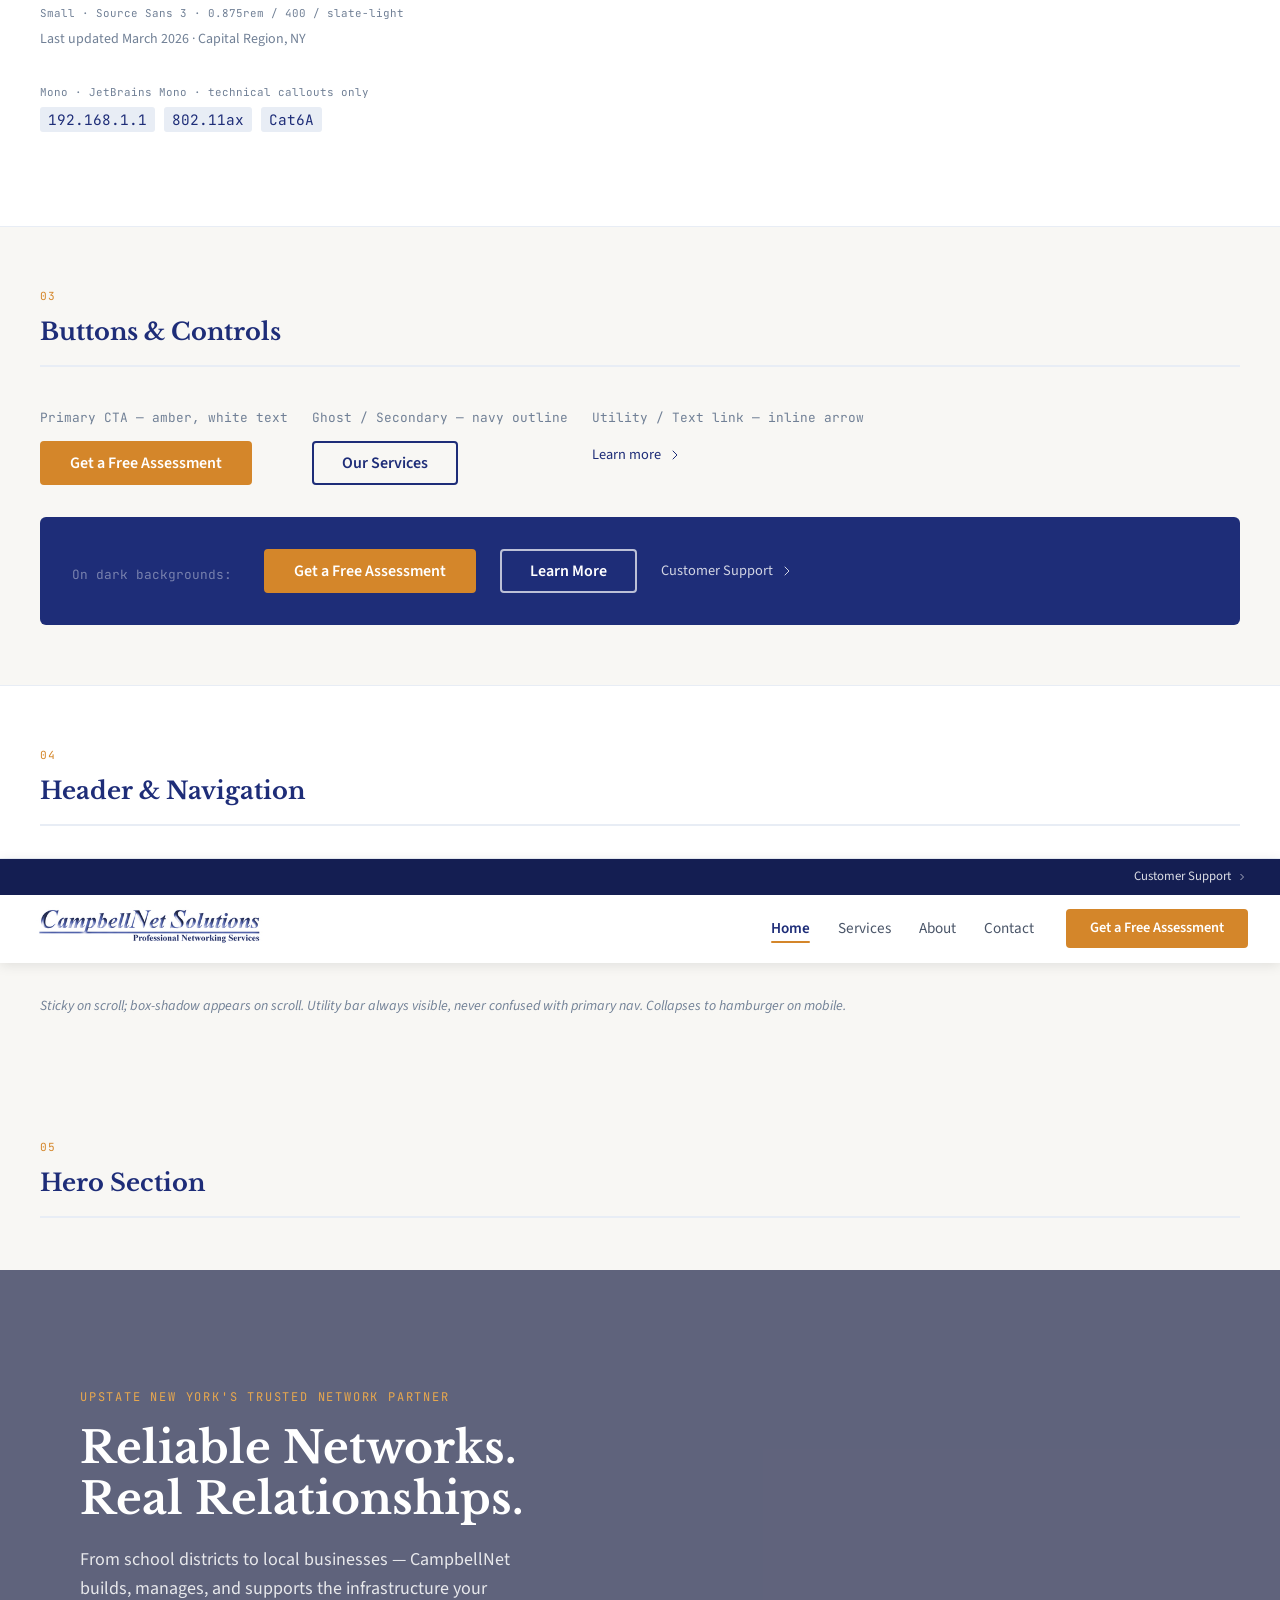
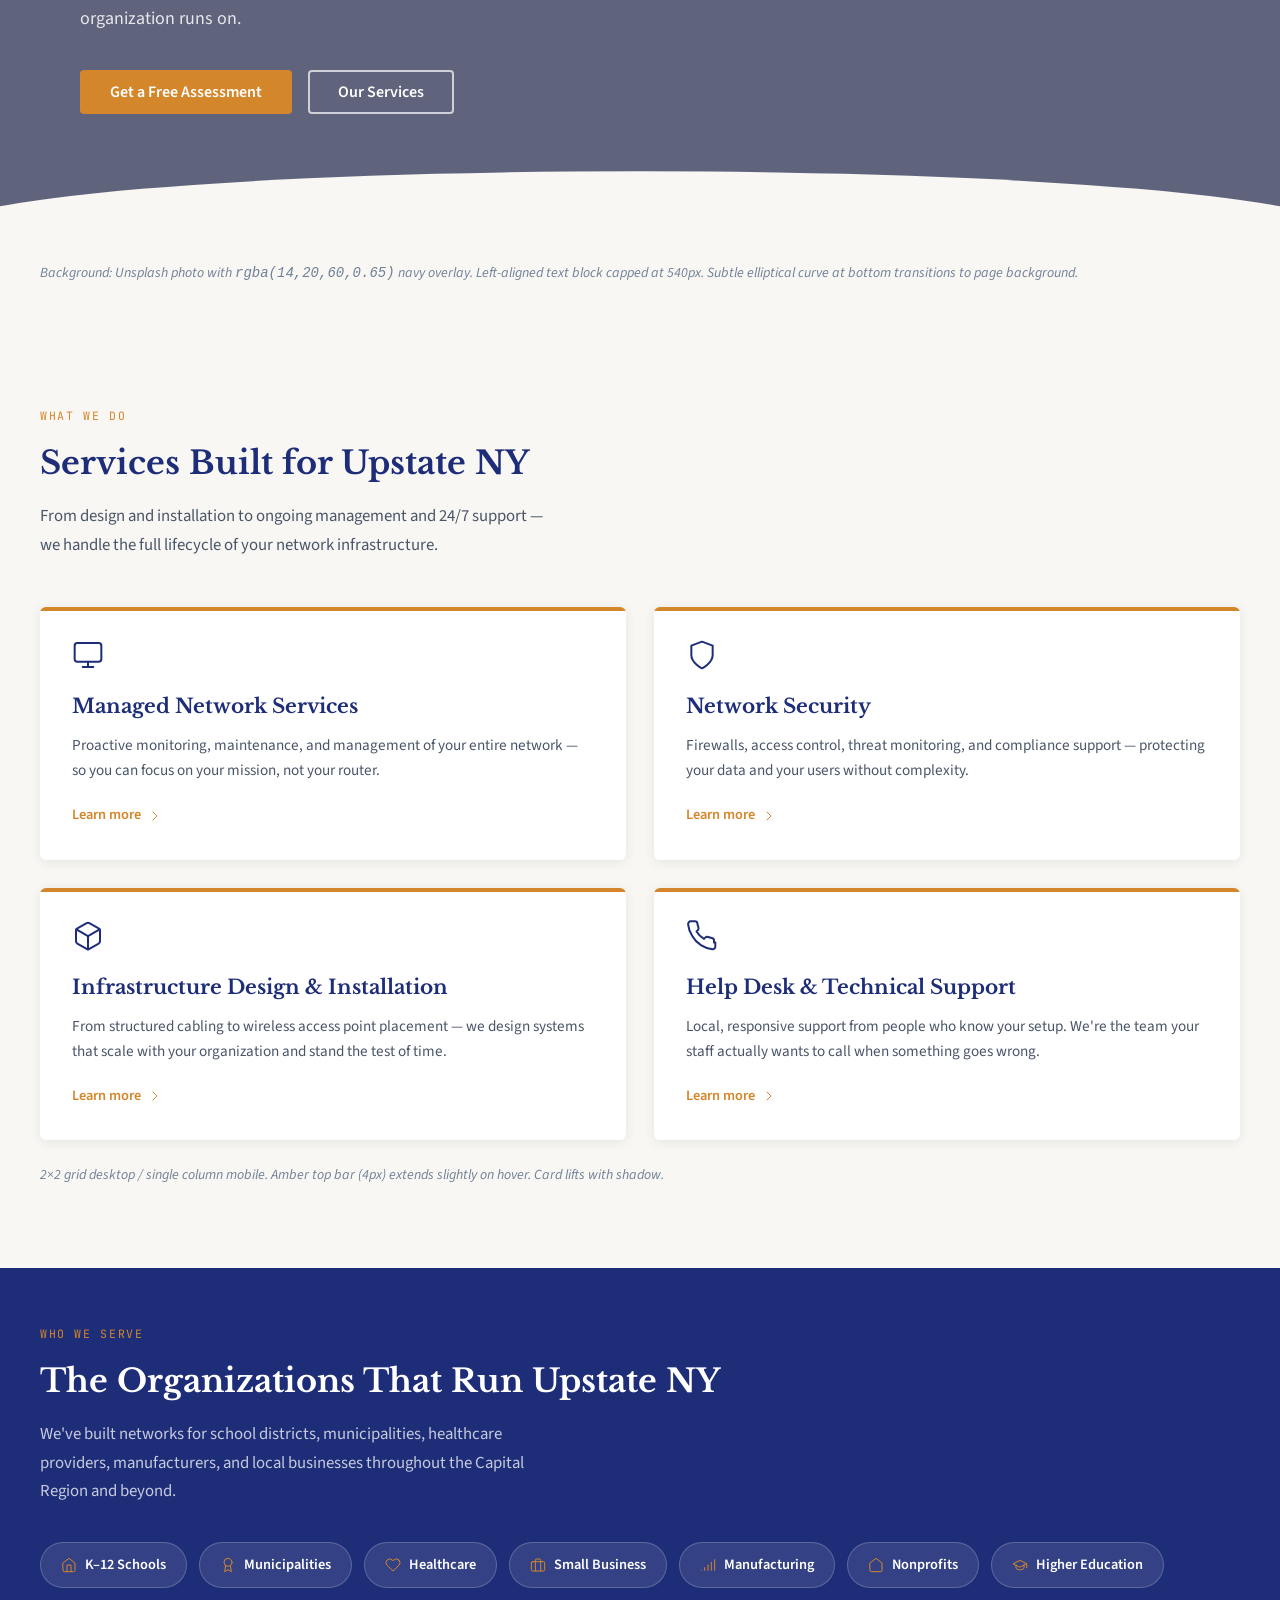
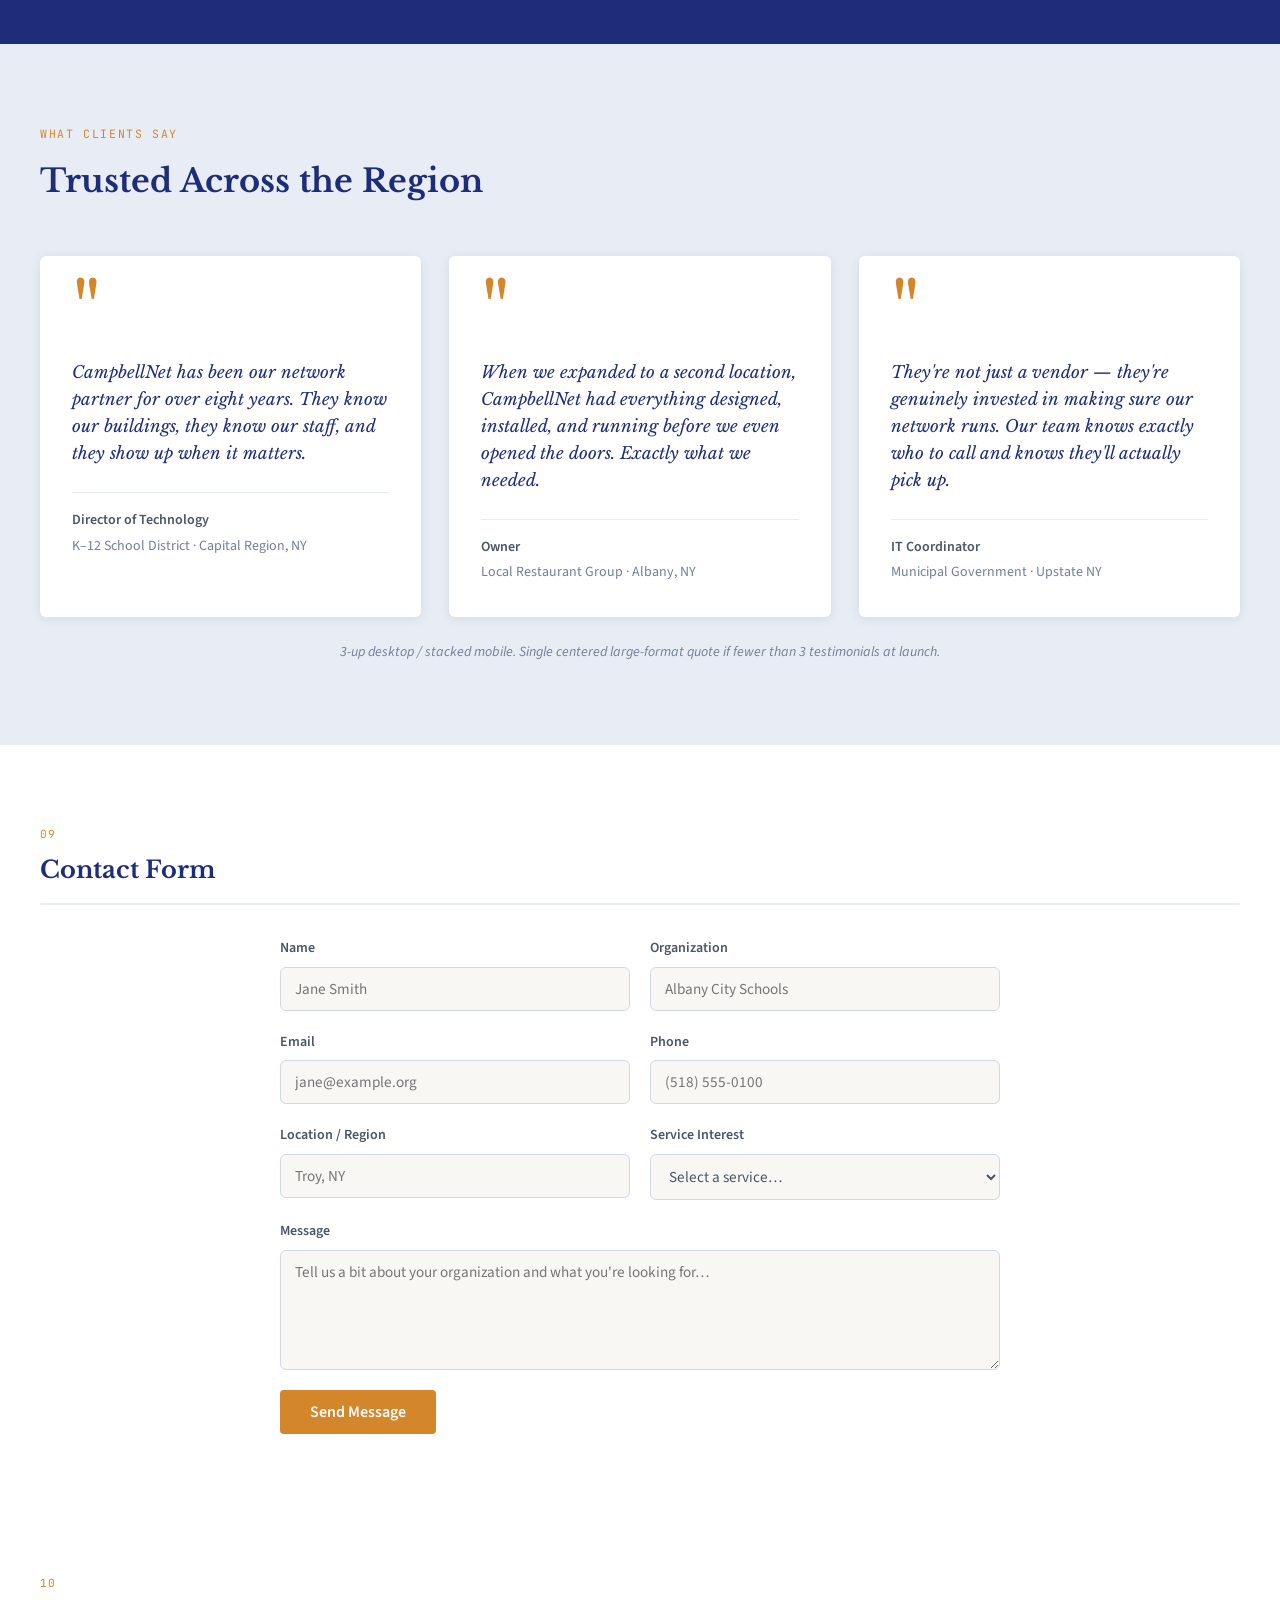
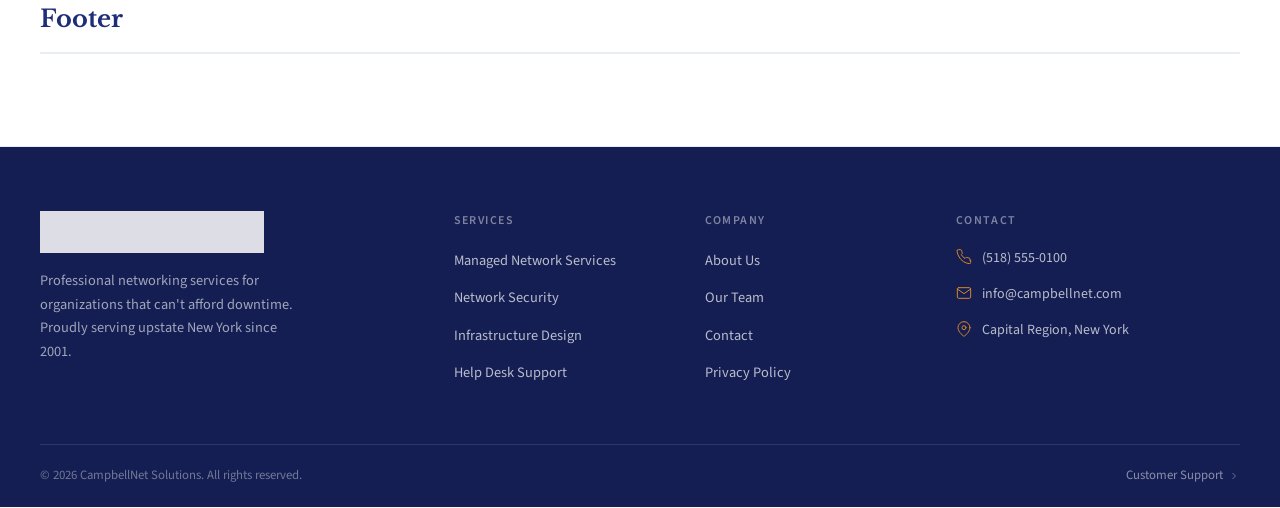
<file: design-system.html>
<!DOCTYPE html>
<html lang="en">
<head>
  <meta charset="UTF-8">
  <meta name="viewport" content="width=device-width, initial-scale=1.0">
  <title>CampbellNet Solutions — Design System</title>
  <link rel="preconnect" href="https://fonts.googleapis.com">
  <link rel="preconnect" href="https://fonts.gstatic.com" crossorigin>
  <link href="https://fonts.googleapis.com/css2?family=Libre+Baskerville:ital,wght@0,400;0,700;1,400&family=Source+Sans+3:wght@300;400;600;700&family=JetBrains+Mono:wght@400;500&display=swap" rel="stylesheet">
  <style>
    /* ============================================================
       DESIGN TOKENS
       ============================================================ */
    :root {
      --color-navy:        #1E2D78;
      --color-navy-deep:   #141E52;
      --color-navy-light:  #2E4099;

      --color-slate:       #4A5568;
      --color-slate-light: #718096;

      --color-warm-white:  #F8F7F4;
      --color-white:       #FFFFFF;
      --color-steel:       #E8EDF5;

      --color-amber:       #D4862A;
      --color-amber-light: #E8A84E;

      --font-display: 'Libre Baskerville', Georgia, serif;
      --font-body:    'Source Sans 3', system-ui, sans-serif;
      --font-mono:    'JetBrains Mono', monospace;

      --radius-card:   6px;
      --radius-btn:    4px;
      --shadow-card:   0 2px 12px rgba(0,0,0,0.08);
      --shadow-card-hover: 0 6px 24px rgba(0,0,0,0.13);
      --shadow-nav:    0 2px 12px rgba(0,0,0,0.10);

      --max-width: 1200px;
      --section-pad-desktop: 80px;
      --section-pad-mobile: 48px;
    }

    /* ============================================================
       RESET & BASE
       ============================================================ */
    *, *::before, *::after { box-sizing: border-box; margin: 0; padding: 0; }
    html { font-size: 16px; scroll-behavior: smooth; }
    body {
      font-family: var(--font-body);
      font-size: 1rem;
      color: var(--color-slate);
      background: var(--color-warm-white);
      line-height: 1.7;
    }
    img { max-width: 100%; display: block; }
    a { color: inherit; text-decoration: none; }

    /* ============================================================
       STYLE GUIDE SCAFFOLDING
       ============================================================ */
    .sg-page {
      background: var(--color-warm-white);
    }
    .sg-section {
      padding: 60px 40px;
      border-bottom: 1px solid var(--color-steel);
    }
    .sg-section--dark {
      background: #1a1a2e;
    }
    .sg-label {
      font-family: var(--font-mono);
      font-size: 0.7rem;
      letter-spacing: 0.12em;
      text-transform: uppercase;
      color: var(--color-amber);
      margin-bottom: 6px;
      display: block;
    }
    .sg-title {
      font-family: var(--font-display);
      font-size: 1.5rem;
      font-weight: 700;
      color: var(--color-navy);
      margin-bottom: 32px;
      padding-bottom: 12px;
      border-bottom: 2px solid var(--color-steel);
    }
    .sg-subtitle {
      font-family: var(--font-body);
      font-size: 0.8rem;
      color: var(--color-slate-light);
      font-family: var(--font-mono);
      margin-top: 8px;
    }
    .sg-inner {
      max-width: var(--max-width);
      margin: 0 auto;
    }
    .sg-row {
      display: flex;
      flex-wrap: wrap;
      gap: 24px;
      align-items: flex-start;
    }
    .sg-note {
      font-size: 0.875rem;
      color: var(--color-slate-light);
      margin-top: 16px;
      font-style: italic;
    }

    /* Cover / TOC */
    .sg-cover {
      background: var(--color-navy-deep);
      padding: 60px 40px;
      display: flex;
      align-items: center;
      gap: 40px;
    }
    .sg-cover-logo img {
      height: 64px;
      width: auto;
    }
    .sg-cover-text h1 {
      font-family: var(--font-display);
      font-size: 1.75rem;
      font-weight: 700;
      color: white;
      margin-bottom: 6px;
    }
    .sg-cover-text p {
      color: rgba(255,255,255,0.6);
      font-size: 0.9rem;
    }
    .sg-cover-text .sg-version {
      display: inline-block;
      margin-top: 12px;
      font-family: var(--font-mono);
      font-size: 0.7rem;
      color: var(--color-amber);
      border: 1px solid var(--color-amber);
      padding: 3px 10px;
      border-radius: 2px;
      letter-spacing: 0.1em;
    }

    /* ============================================================
       COLORS
       ============================================================ */
    .color-grid {
      display: grid;
      grid-template-columns: repeat(auto-fill, minmax(160px, 1fr));
      gap: 16px;
    }
    .color-swatch {
      border-radius: var(--radius-card);
      overflow: hidden;
      box-shadow: var(--shadow-card);
    }
    .color-swatch__block {
      height: 72px;
    }
    .color-swatch__info {
      background: white;
      padding: 10px 12px;
    }
    .color-swatch__name {
      font-weight: 600;
      font-size: 0.8rem;
      color: var(--color-slate);
      display: block;
    }
    .color-swatch__var {
      font-family: var(--font-mono);
      font-size: 0.68rem;
      color: var(--color-slate-light);
      display: block;
      margin-top: 2px;
    }
    .color-swatch__hex {
      font-family: var(--font-mono);
      font-size: 0.72rem;
      color: var(--color-amber);
      display: block;
      margin-top: 4px;
      font-weight: 500;
    }

    /* ============================================================
       TYPOGRAPHY
       ============================================================ */
    .type-sample { margin-bottom: 32px; }
    .type-meta {
      font-family: var(--font-mono);
      font-size: 0.68rem;
      color: var(--color-slate-light);
      margin-bottom: 6px;
      display: block;
    }
    .type-h1 {
      font-family: var(--font-display);
      font-size: 2.75rem;
      font-weight: 700;
      color: var(--color-navy);
      line-height: 1.2;
    }
    .type-h2 {
      font-family: var(--font-display);
      font-size: 2rem;
      font-weight: 700;
      color: var(--color-navy);
      line-height: 1.25;
    }
    .type-h3 {
      font-family: var(--font-body);
      font-size: 1.375rem;
      font-weight: 600;
      color: var(--color-navy);
      line-height: 1.3;
    }
    .type-h4 {
      font-family: var(--font-body);
      font-size: 1.125rem;
      font-weight: 600;
      color: var(--color-slate);
      line-height: 1.4;
    }
    .type-body {
      font-family: var(--font-body);
      font-size: 1rem;
      font-weight: 400;
      color: var(--color-slate);
      line-height: 1.7;
      max-width: 640px;
    }
    .type-small {
      font-family: var(--font-body);
      font-size: 0.875rem;
      font-weight: 400;
      color: var(--color-slate-light);
      line-height: 1.6;
    }
    .type-mono {
      font-family: var(--font-mono);
      font-size: 0.9rem;
      color: var(--color-navy);
      background: var(--color-steel);
      padding: 3px 8px;
      border-radius: 3px;
    }

    /* ============================================================
       BUTTONS
       ============================================================ */
    .btn {
      display: inline-flex;
      align-items: center;
      gap: 8px;
      font-family: var(--font-body);
      font-weight: 600;
      font-size: 1rem;
      padding: 12px 28px;
      border-radius: var(--radius-btn);
      border: 2px solid transparent;
      cursor: pointer;
      transition: all 200ms ease;
      text-decoration: none;
      line-height: 1;
    }
    .btn--primary {
      background: var(--color-amber);
      color: white;
      border-color: var(--color-amber);
    }
    .btn--primary:hover {
      background: var(--color-amber-light);
      border-color: var(--color-amber-light);
      transform: translateY(-1px);
      box-shadow: 0 4px 16px rgba(212,134,42,0.3);
    }
    .btn--ghost {
      background: transparent;
      color: var(--color-navy);
      border-color: var(--color-navy);
    }
    .btn--ghost:hover {
      background: var(--color-navy);
      color: white;
    }
    .btn--ghost-white {
      background: transparent;
      color: white;
      border-color: rgba(255,255,255,0.7);
    }
    .btn--ghost-white:hover {
      background: rgba(255,255,255,0.15);
      border-color: white;
    }
    .btn--utility {
      background: none;
      border: none;
      color: var(--color-navy);
      font-weight: 400;
      padding: 0;
      gap: 6px;
      font-size: 0.9rem;
    }
    .btn--utility:hover {
      color: var(--color-amber);
    }

    /* ============================================================
       HEADER / NAV
       ============================================================ */
    .site-header {
      position: relative;
      box-shadow: var(--shadow-nav);
    }
    .header-utility-bar {
      background: var(--color-navy-deep);
      padding: 0 32px;
      height: 36px;
      display: flex;
      align-items: center;
      justify-content: flex-end;
    }
    .header-utility-bar a {
      color: rgba(255,255,255,0.85);
      font-size: 0.8rem;
      font-family: var(--font-body);
      display: flex;
      align-items: center;
      gap: 5px;
      transition: color 200ms;
    }
    .header-utility-bar a:hover {
      color: var(--color-amber-light);
    }
    .header-main {
      background: var(--color-white);
      padding: 0 32px;
      height: 68px;
      display: flex;
      align-items: center;
      justify-content: space-between;
    }
    .header-logo img {
      height: 44px;
      width: auto;
    }
    .header-nav {
      display: flex;
      align-items: center;
      gap: 32px;
    }
    .header-nav__links {
      display: flex;
      gap: 28px;
      list-style: none;
    }
    .header-nav__links a {
      font-family: var(--font-body);
      font-size: 0.95rem;
      color: var(--color-slate);
      transition: color 200ms;
      position: relative;
      padding-bottom: 4px;
    }
    .header-nav__links a:hover {
      color: var(--color-navy);
    }
    .header-nav__links a.active {
      color: var(--color-navy);
      font-weight: 600;
    }
    .header-nav__links a.active::after {
      content: '';
      position: absolute;
      bottom: 0;
      left: 0;
      right: 0;
      height: 2px;
      background: var(--color-amber);
      border-radius: 1px;
    }

    /* ============================================================
       HERO
       ============================================================ */
    .hero {
      position: relative;
      min-height: 560px;
      display: flex;
      align-items: center;
      background-image: url('https://images.unsplash.com/photo-1497366216548-37526070297c?w=1600&q=80');
      background-size: cover;
      background-position: center;
      overflow: hidden;
    }
    .hero::before {
      content: '';
      position: absolute;
      inset: 0;
      background: rgba(14, 20, 60, 0.65);
      z-index: 1;
    }
    .hero::after {
      content: '';
      position: absolute;
      bottom: -1px;
      left: 0;
      right: 0;
      height: 60px;
      background: var(--color-warm-white);
      clip-path: ellipse(55% 100% at 50% 100%);
      z-index: 2;
    }
    .hero__content {
      position: relative;
      z-index: 3;
      max-width: var(--max-width);
      margin: 0 auto;
      padding: 80px 40px;
      width: 100%;
    }
    .hero__text {
      max-width: 540px;
    }
    .hero__eyebrow {
      font-family: var(--font-mono);
      font-size: 0.75rem;
      letter-spacing: 0.15em;
      text-transform: uppercase;
      color: var(--color-amber-light);
      margin-bottom: 16px;
      display: block;
    }
    .hero h1 {
      font-family: var(--font-display);
      font-size: 2.75rem;
      font-weight: 700;
      color: white;
      line-height: 1.15;
      margin-bottom: 20px;
    }
    .hero__subhead {
      font-family: var(--font-body);
      font-size: 1.125rem;
      color: rgba(255,255,255,0.85);
      line-height: 1.65;
      margin-bottom: 36px;
      max-width: 460px;
    }
    .hero__ctas {
      display: flex;
      gap: 16px;
      flex-wrap: wrap;
    }

    /* ============================================================
       SERVICE CARDS
       ============================================================ */
    .services-section {
      background: var(--color-warm-white);
      padding: var(--section-pad-desktop) 40px;
    }
    .section-header {
      max-width: var(--max-width);
      margin: 0 auto 48px;
    }
    .section-eyebrow {
      font-family: var(--font-mono);
      font-size: 0.72rem;
      letter-spacing: 0.14em;
      text-transform: uppercase;
      color: var(--color-amber);
      display: block;
      margin-bottom: 10px;
    }
    .section-header h2 {
      font-family: var(--font-display);
      font-size: 2rem;
      font-weight: 700;
      color: var(--color-navy);
      margin-bottom: 12px;
    }
    .section-header p {
      color: var(--color-slate);
      max-width: 520px;
      font-size: 1.05rem;
    }
    .cards-grid {
      display: grid;
      grid-template-columns: repeat(2, 1fr);
      gap: 28px;
      max-width: var(--max-width);
      margin: 0 auto;
    }
    .service-card {
      background: var(--color-white);
      border-radius: var(--radius-card);
      box-shadow: var(--shadow-card);
      overflow: hidden;
      display: flex;
      flex-direction: column;
      transition: box-shadow 200ms ease, transform 200ms ease;
      position: relative;
    }
    .service-card::before {
      content: '';
      position: absolute;
      top: 0;
      left: 0;
      right: 0;
      height: 4px;
      background: var(--color-amber);
      transition: height 200ms ease;
    }
    .service-card:hover {
      box-shadow: var(--shadow-card-hover);
      transform: translateY(-2px);
    }
    .service-card:hover::before {
      height: 5px;
    }
    .service-card__body {
      padding: 32px;
      flex: 1;
      display: flex;
      flex-direction: column;
    }
    .service-card__icon {
      width: 40px;
      height: 40px;
      color: var(--color-navy);
      margin-bottom: 18px;
    }
    .service-card h3 {
      font-family: var(--font-display);
      font-size: 1.25rem;
      font-weight: 700;
      color: var(--color-navy);
      margin-bottom: 10px;
    }
    .service-card p {
      color: var(--color-slate);
      font-size: 0.95rem;
      line-height: 1.65;
      flex: 1;
      margin-bottom: 20px;
    }
    .card-link {
      font-family: var(--font-body);
      font-weight: 600;
      font-size: 0.9rem;
      color: var(--color-amber);
      display: inline-flex;
      align-items: center;
      gap: 6px;
      transition: gap 200ms ease, color 200ms ease;
      margin-top: auto;
    }
    .card-link:hover {
      gap: 10px;
      color: var(--color-amber-light);
    }

    /* ============================================================
       TESTIMONIALS
       ============================================================ */
    .testimonials-section {
      background: var(--color-steel);
      padding: var(--section-pad-desktop) 40px;
    }
    .testimonials-grid {
      display: grid;
      grid-template-columns: repeat(3, 1fr);
      gap: 28px;
      max-width: var(--max-width);
      margin: 0 auto;
    }
    .testimonial-card {
      background: var(--color-white);
      border-radius: var(--radius-card);
      padding: 32px;
      box-shadow: var(--shadow-card);
      position: relative;
    }
    .testimonial-card__quote-mark {
      font-family: var(--font-display);
      font-size: 5rem;
      color: var(--color-amber);
      line-height: 0.7;
      margin-bottom: 16px;
      display: block;
      font-style: normal;
    }
    .testimonial-card blockquote {
      font-family: var(--font-display);
      font-style: italic;
      font-size: 1.05rem;
      color: var(--color-navy);
      line-height: 1.6;
      margin-bottom: 24px;
      border: none;
      padding: 0;
    }
    .testimonial-card__attr {
      font-family: var(--font-body);
      font-size: 0.875rem;
      color: var(--color-slate-light);
      border-top: 1px solid var(--color-steel);
      padding-top: 16px;
    }
    .testimonial-card__attr strong {
      display: block;
      color: var(--color-slate);
      font-weight: 600;
      margin-bottom: 2px;
    }

    /* ============================================================
       VERTICALS / WHO WE SERVE
       ============================================================ */
    .verticals-section {
      background: var(--color-navy);
      padding: 56px 40px;
    }
    .verticals-inner {
      max-width: var(--max-width);
      margin: 0 auto;
    }
    .verticals-section .section-header {
      margin-bottom: 36px;
    }
    .verticals-section .section-header h2 {
      color: white;
    }
    .verticals-section .section-header p {
      color: rgba(255,255,255,0.75);
    }
    .verticals-band {
      display: flex;
      flex-wrap: wrap;
      gap: 12px;
    }
    .vertical-pill {
      background: rgba(255,255,255,0.1);
      border: 1px solid rgba(255,255,255,0.2);
      border-radius: 24px;
      padding: 10px 20px;
      color: white;
      font-family: var(--font-body);
      font-size: 0.9rem;
      font-weight: 600;
      display: flex;
      align-items: center;
      gap: 8px;
      transition: background 200ms, border-color 200ms;
    }
    .vertical-pill:hover {
      background: rgba(255,255,255,0.18);
      border-color: var(--color-amber);
    }
    .vertical-pill svg {
      width: 16px;
      height: 16px;
      color: var(--color-amber);
    }

    /* ============================================================
       FOOTER
       ============================================================ */
    .site-footer {
      background: var(--color-navy-deep);
      color: white;
      padding: 64px 40px 0;
    }
    .footer-grid {
      display: grid;
      grid-template-columns: 1.8fr 1fr 1fr 1.4fr;
      gap: 48px;
      max-width: var(--max-width);
      margin: 0 auto;
      padding-bottom: 48px;
    }
    .footer-col__logo img {
      height: 42px;
      width: auto;
      margin-bottom: 16px;
      filter: brightness(0) invert(1);
      opacity: 0.85;
    }
    .footer-col__tagline {
      font-size: 0.9rem;
      color: rgba(255,255,255,0.6);
      line-height: 1.65;
      max-width: 260px;
    }
    .footer-col h4 {
      font-family: var(--font-body);
      font-size: 0.75rem;
      font-weight: 600;
      letter-spacing: 0.12em;
      text-transform: uppercase;
      color: rgba(255,255,255,0.45);
      margin-bottom: 16px;
    }
    .footer-col ul {
      list-style: none;
    }
    .footer-col ul li {
      margin-bottom: 10px;
    }
    .footer-col ul a {
      font-size: 0.9rem;
      color: rgba(255,255,255,0.7);
      transition: color 200ms;
    }
    .footer-col ul a:hover {
      color: var(--color-amber-light);
    }
    .footer-contact-item {
      display: flex;
      align-items: flex-start;
      gap: 10px;
      margin-bottom: 12px;
      font-size: 0.875rem;
      color: rgba(255,255,255,0.7);
    }
    .footer-contact-item svg {
      width: 16px;
      height: 16px;
      color: var(--color-amber);
      flex-shrink: 0;
      margin-top: 2px;
    }
    .footer-bottom {
      border-top: 1px solid rgba(255,255,255,0.1);
      max-width: var(--max-width);
      margin: 0 auto;
      padding: 20px 0;
      display: flex;
      justify-content: space-between;
      align-items: center;
    }
    .footer-bottom__copy {
      font-size: 0.8rem;
      color: rgba(255,255,255,0.4);
    }
    .footer-bottom__link {
      font-size: 0.8rem;
      color: rgba(255,255,255,0.5);
      display: flex;
      align-items: center;
      gap: 5px;
      transition: color 200ms;
    }
    .footer-bottom__link:hover {
      color: var(--color-amber-light);
    }

    /* ============================================================
       CONTACT FORM
       ============================================================ */
    .form-section {
      background: var(--color-white);
      padding: var(--section-pad-desktop) 40px;
    }
    .form-grid {
      max-width: 720px;
      margin: 0 auto;
    }
    .form-row {
      display: grid;
      grid-template-columns: 1fr 1fr;
      gap: 20px;
      margin-bottom: 20px;
    }
    .form-group {
      display: flex;
      flex-direction: column;
      gap: 6px;
    }
    .form-group label {
      font-size: 0.875rem;
      font-weight: 600;
      color: var(--color-slate);
    }
    .form-group input,
    .form-group select,
    .form-group textarea {
      font-family: var(--font-body);
      font-size: 0.95rem;
      color: var(--color-slate);
      background: var(--color-warm-white);
      border: 1.5px solid #D1D8E8;
      border-radius: var(--radius-card);
      padding: 10px 14px;
      outline: none;
      transition: border-color 200ms, box-shadow 200ms;
      width: 100%;
    }
    .form-group input:focus,
    .form-group select:focus,
    .form-group textarea:focus {
      border-color: var(--color-navy-light);
      box-shadow: 0 0 0 3px rgba(46,64,153,0.12);
    }
    .form-group textarea {
      resize: vertical;
      min-height: 120px;
    }
    .form-group--full {
      grid-column: 1 / -1;
    }
    .form-submit {
      margin-top: 8px;
    }

    /* ============================================================
       SPACING DEMO
       ============================================================ */
    .spacing-row {
      display: flex;
      align-items: flex-end;
      gap: 16px;
      flex-wrap: wrap;
    }
    .spacing-block {
      background: var(--color-navy);
      opacity: 0.15;
      border-radius: 3px;
    }
    .spacing-label {
      font-family: var(--font-mono);
      font-size: 0.68rem;
      color: var(--color-slate-light);
      text-align: center;
      margin-top: 6px;
    }

    /* SVG icon helpers */
    .icon { width: 32px; height: 32px; stroke: currentColor; fill: none; stroke-width: 1.5; stroke-linecap: round; stroke-linejoin: round; }
    .icon-sm { width: 16px; height: 16px; stroke: currentColor; fill: none; stroke-width: 1.5; stroke-linecap: round; stroke-linejoin: round; }
    .icon-xs { width: 12px; height: 12px; stroke: currentColor; fill: none; stroke-width: 1.5; }
  </style>
</head>
<body class="sg-page">

  <!-- COVER -->
  <div class="sg-cover">
    <div class="sg-cover-logo">
      <img src="[data-uri]" alt="CampbellNet Solutions">
    </div>
    <div class="sg-cover-text">
      <h1>Design System</h1>
      <p>Visual language, components, and patterns for the CampbellNet Solutions website.</p>
      <span class="sg-version">v1.0 · May 2026</span>
    </div>
  </div>

  <!-- ============================================================
       01 · COLORS
       ============================================================ -->
  <section class="sg-section">
    <div class="sg-inner">
      <span class="sg-label">01</span>
      <h2 class="sg-title">Color Palette</h2>
      <div class="color-grid">
        <div class="color-swatch">
          <div class="color-swatch__block" style="background:#1E2D78;"></div>
          <div class="color-swatch__info">
            <span class="color-swatch__name">Navy</span>
            <span class="color-swatch__var">--color-navy</span>
            <span class="color-swatch__hex">#1E2D78</span>
          </div>
        </div>
        <div class="color-swatch">
          <div class="color-swatch__block" style="background:#141E52;"></div>
          <div class="color-swatch__info">
            <span class="color-swatch__name">Navy Deep</span>
            <span class="color-swatch__var">--color-navy-deep</span>
            <span class="color-swatch__hex">#141E52</span>
          </div>
        </div>
        <div class="color-swatch">
          <div class="color-swatch__block" style="background:#2E4099;"></div>
          <div class="color-swatch__info">
            <span class="color-swatch__name">Navy Light</span>
            <span class="color-swatch__var">--color-navy-light</span>
            <span class="color-swatch__hex">#2E4099</span>
          </div>
        </div>
        <div class="color-swatch">
          <div class="color-swatch__block" style="background:#D4862A;"></div>
          <div class="color-swatch__info">
            <span class="color-swatch__name">Amber</span>
            <span class="color-swatch__var">--color-amber</span>
            <span class="color-swatch__hex">#D4862A</span>
          </div>
        </div>
        <div class="color-swatch">
          <div class="color-swatch__block" style="background:#E8A84E;"></div>
          <div class="color-swatch__info">
            <span class="color-swatch__name">Amber Light</span>
            <span class="color-swatch__var">--color-amber-light</span>
            <span class="color-swatch__hex">#E8A84E</span>
          </div>
        </div>
        <div class="color-swatch">
          <div class="color-swatch__block" style="background:#4A5568;"></div>
          <div class="color-swatch__info">
            <span class="color-swatch__name">Slate</span>
            <span class="color-swatch__var">--color-slate</span>
            <span class="color-swatch__hex">#4A5568</span>
          </div>
        </div>
        <div class="color-swatch">
          <div class="color-swatch__block" style="background:#718096;"></div>
          <div class="color-swatch__info">
            <span class="color-swatch__name">Slate Light</span>
            <span class="color-swatch__var">--color-slate-light</span>
            <span class="color-swatch__hex">#718096</span>
          </div>
        </div>
        <div class="color-swatch">
          <div class="color-swatch__block" style="background:#F8F7F4; border: 1px solid #E8EDF5;"></div>
          <div class="color-swatch__info">
            <span class="color-swatch__name">Warm White</span>
            <span class="color-swatch__var">--color-warm-white</span>
            <span class="color-swatch__hex">#F8F7F4</span>
          </div>
        </div>
        <div class="color-swatch">
          <div class="color-swatch__block" style="background:#E8EDF5;"></div>
          <div class="color-swatch__info">
            <span class="color-swatch__name">Steel</span>
            <span class="color-swatch__var">--color-steel</span>
            <span class="color-swatch__hex">#E8EDF5</span>
          </div>
        </div>
      </div>
      <p class="sg-note">Navy anchors authority. Amber is the warmth injection — used sparingly on CTAs, active states, and callouts. Warm white prevents the cold/clinical feel on page backgrounds.</p>
    </div>
  </section>

  <!-- ============================================================
       02 · TYPOGRAPHY
       ============================================================ -->
  <section class="sg-section" style="background: var(--color-white);">
    <div class="sg-inner">
      <span class="sg-label">02</span>
      <h2 class="sg-title">Typography</h2>

      <div class="type-sample">
        <span class="type-meta">H1 · Libre Baskerville · 2.75rem / 700 / navy</span>
        <p class="type-h1">Reliable Networks.<br>Real Relationships.</p>
      </div>
      <div class="type-sample">
        <span class="type-meta">H2 · Libre Baskerville · 2rem / 700 / navy</span>
        <p class="type-h2">What We Do Best</p>
      </div>
      <div class="type-sample">
        <span class="type-meta">H3 · Source Sans 3 · 1.375rem / 600 / navy</span>
        <p class="type-h3">Managed Network Services</p>
      </div>
      <div class="type-sample">
        <span class="type-meta">H4 · Source Sans 3 · 1.125rem / 600 / slate</span>
        <p class="type-h4">Serving schools, municipalities, and businesses across upstate New York.</p>
      </div>
      <div class="type-sample">
        <span class="type-meta">Body · Source Sans 3 · 1rem / 400 / slate / 1.7 leading</span>
        <p class="type-body">CampbellNet Solutions has been building and maintaining critical network infrastructure for organizations across upstate New York since 2001. We bring enterprise-grade expertise to the clients who need it most — from school districts and municipalities to local businesses that run on reliable connectivity.</p>
      </div>
      <div class="type-sample">
        <span class="type-meta">Small · Source Sans 3 · 0.875rem / 400 / slate-light</span>
        <p class="type-small">Last updated March 2026 · Capital Region, NY</p>
      </div>
      <div class="type-sample">
        <span class="type-meta">Mono · JetBrains Mono · technical callouts only</span>
        <span class="type-mono">192.168.1.1</span> &nbsp; <span class="type-mono">802.11ax</span> &nbsp; <span class="type-mono">Cat6A</span>
      </div>
    </div>
  </section>

  <!-- ============================================================
       03 · BUTTONS
       ============================================================ -->
  <section class="sg-section">
    <div class="sg-inner">
      <span class="sg-label">03</span>
      <h2 class="sg-title">Buttons & Controls</h2>
      <div class="sg-row" style="margin-bottom: 32px;">
        <div>
          <span class="sg-subtitle" style="margin-bottom: 12px; display: block;">Primary CTA — amber, white text</span>
          <a href="#" class="btn btn--primary">Get a Free Assessment</a>
        </div>
        <div>
          <span class="sg-subtitle" style="margin-bottom: 12px; display: block;">Ghost / Secondary — navy outline</span>
          <a href="#" class="btn btn--ghost">Our Services</a>
        </div>
        <div>
          <span class="sg-subtitle" style="margin-bottom: 12px; display: block;">Utility / Text link — inline arrow</span>
          <a href="#" class="btn btn--utility">
            Learn more
            <svg class="icon-sm" viewBox="0 0 24 24"><polyline points="9 18 15 12 9 6"/></svg>
          </a>
        </div>
      </div>
      <div style="background: var(--color-navy); padding: 32px; border-radius: var(--radius-card); display: flex; gap: 24px; align-items: center; flex-wrap: wrap;">
        <span class="sg-subtitle" style="color: rgba(255,255,255,0.4); margin-right: 8px;">On dark backgrounds:</span>
        <a href="#" class="btn btn--primary">Get a Free Assessment</a>
        <a href="#" class="btn btn--ghost-white">Learn More</a>
        <a href="#" class="btn btn--utility" style="color: rgba(255,255,255,0.8);">
          Customer Support
          <svg class="icon-sm" viewBox="0 0 24 24"><polyline points="9 18 15 12 9 6"/></svg>
        </a>
      </div>
    </div>
  </section>

  <!-- ============================================================
       04 · HEADER / NAVIGATION
       ============================================================ -->
  <section class="sg-section" style="background: var(--color-white); padding-bottom: 0;">
    <div class="sg-inner">
      <span class="sg-label">04</span>
      <h2 class="sg-title">Header &amp; Navigation</h2>
    </div>
  </section>
  <div style="margin-bottom: 60px;">
    <header class="site-header">
      <div class="header-utility-bar">
        <a href="#">
          Customer Support
          <svg class="icon-xs" viewBox="0 0 24 24"><polyline points="9 18 15 12 9 6"/></svg>
        </a>
      </div>
      <div class="header-main">
        <a href="#" class="header-logo">
          <img src="[data-uri]" alt="CampbellNet Solutions">
        </a>
        <nav class="header-nav">
          <ul class="header-nav__links">
            <li><a href="#" class="active">Home</a></li>
            <li><a href="#">Services</a></li>
            <li><a href="#">About</a></li>
            <li><a href="#">Contact</a></li>
          </ul>
          <a href="#" class="btn btn--primary" style="font-size: 0.9rem; padding: 10px 22px;">Get a Free Assessment</a>
        </nav>
      </div>
    </header>
    <p class="sg-note" style="padding: 16px 40px 0;">Sticky on scroll; box-shadow appears on scroll. Utility bar always visible, never confused with primary nav. Collapses to hamburger on mobile.</p>
  </div>

  <!-- ============================================================
       05 · HERO SECTION
       ============================================================ -->
  <section class="sg-section" style="padding: 0; border: none;">
    <div style="padding: 60px 40px 20px;">
      <div class="sg-inner">
        <span class="sg-label">05</span>
        <h2 class="sg-title">Hero Section</h2>
      </div>
    </div>
    <div class="hero">
      <div class="hero__content">
        <div class="hero__text">
          <span class="hero__eyebrow">Upstate New York's Trusted Network Partner</span>
          <h1>Reliable Networks.<br>Real Relationships.</h1>
          <p class="hero__subhead">From school districts to local businesses — CampbellNet builds, manages, and supports the infrastructure your organization runs on.</p>
          <div class="hero__ctas">
            <a href="#" class="btn btn--primary">Get a Free Assessment</a>
            <a href="#" class="btn btn--ghost-white">Our Services</a>
          </div>
        </div>
      </div>
    </div>
    <p class="sg-note" style="padding: 16px 40px 40px;">Background: Unsplash photo with <code>rgba(14,20,60,0.65)</code> navy overlay. Left-aligned text block capped at 540px. Subtle elliptical curve at bottom transitions to page background.</p>
  </section>

  <!-- ============================================================
       06 · SERVICE CARDS
       ============================================================ -->
  <section class="services-section">
    <div class="section-header">
      <span class="section-eyebrow">What We Do</span>
      <h2>Services Built for Upstate NY</h2>
      <p>From design and installation to ongoing management and 24/7 support — we handle the full lifecycle of your network infrastructure.</p>
    </div>
    <div class="cards-grid">

      <div class="service-card">
        <div class="service-card__body">
          <svg class="service-card__icon icon" viewBox="0 0 24 24" color="var(--color-navy)">
            <rect x="2" y="3" width="20" height="14" rx="2"/>
            <path d="M8 21h8M12 17v4"/>
          </svg>
          <h3>Managed Network Services</h3>
          <p>Proactive monitoring, maintenance, and management of your entire network — so you can focus on your mission, not your router.</p>
          <a href="#" class="card-link">
            Learn more
            <svg class="icon-sm" viewBox="0 0 24 24"><polyline points="9 18 15 12 9 6"/></svg>
          </a>
        </div>
      </div>

      <div class="service-card">
        <div class="service-card__body">
          <svg class="service-card__icon icon" viewBox="0 0 24 24" color="var(--color-navy)">
            <path d="M12 22s8-4 8-10V5l-8-3-8 3v7c0 6 8 10 8 10z"/>
          </svg>
          <h3>Network Security</h3>
          <p>Firewalls, access control, threat monitoring, and compliance support — protecting your data and your users without complexity.</p>
          <a href="#" class="card-link">
            Learn more
            <svg class="icon-sm" viewBox="0 0 24 24"><polyline points="9 18 15 12 9 6"/></svg>
          </a>
        </div>
      </div>

      <div class="service-card">
        <div class="service-card__body">
          <svg class="service-card__icon icon" viewBox="0 0 24 24" color="var(--color-navy)">
            <path d="M21 16V8a2 2 0 0 0-1-1.73l-7-4a2 2 0 0 0-2 0l-7 4A2 2 0 0 0 3 8v8a2 2 0 0 0 1 1.73l7 4a2 2 0 0 0 2 0l7-4A2 2 0 0 0 21 16z"/>
            <polyline points="3.27 6.96 12 12.01 20.73 6.96"/>
            <line x1="12" y1="22.08" x2="12" y2="12"/>
          </svg>
          <h3>Infrastructure Design &amp; Installation</h3>
          <p>From structured cabling to wireless access point placement — we design systems that scale with your organization and stand the test of time.</p>
          <a href="#" class="card-link">
            Learn more
            <svg class="icon-sm" viewBox="0 0 24 24"><polyline points="9 18 15 12 9 6"/></svg>
          </a>
        </div>
      </div>

      <div class="service-card">
        <div class="service-card__body">
          <svg class="service-card__icon icon" viewBox="0 0 24 24" color="var(--color-navy)">
            <path d="M22 16.92v3a2 2 0 0 1-2.18 2 19.79 19.79 0 0 1-8.63-3.07A19.5 19.5 0 0 1 4.69 12 19.79 19.79 0 0 1 1.61 3.42 2 2 0 0 1 3.6 1h3a2 2 0 0 1 2 1.72 12.84 12.84 0 0 0 .7 2.81 2 2 0 0 1-.45 2.11L7.91 8.55a16 16 0 0 0 5.59 5.59l.95-.95a2 2 0 0 1 2.11-.45 12.84 12.84 0 0 0 2.81.7A2 2 0 0 1 21 15.6v1.32z"/>
          </svg>
          <h3>Help Desk &amp; Technical Support</h3>
          <p>Local, responsive support from people who know your setup. We're the team your staff actually wants to call when something goes wrong.</p>
          <a href="#" class="card-link">
            Learn more
            <svg class="icon-sm" viewBox="0 0 24 24"><polyline points="9 18 15 12 9 6"/></svg>
          </a>
        </div>
      </div>

    </div>
    <p class="sg-note" style="max-width: var(--max-width); margin: 24px auto 0;">2×2 grid desktop / single column mobile. Amber top bar (4px) extends slightly on hover. Card lifts with shadow.</p>
  </section>

  <!-- ============================================================
       07 · VERTICALS / WHO WE SERVE
       ============================================================ -->
  <div class="verticals-section">
    <div class="verticals-inner">
      <div class="section-header">
        <span class="section-eyebrow" style="color: var(--color-amber);">Who We Serve</span>
        <h2>The Organizations That Run Upstate NY</h2>
        <p>We've built networks for school districts, municipalities, healthcare providers, manufacturers, and local businesses throughout the Capital Region and beyond.</p>
      </div>
      <div class="verticals-band">
        <span class="vertical-pill">
          <svg class="icon-sm" viewBox="0 0 24 24" stroke="var(--color-amber)" fill="none" stroke-width="1.5"><path d="M3 9l9-7 9 7v11a2 2 0 0 1-2 2H5a2 2 0 0 1-2-2z"/><polyline points="9 22 9 12 15 12 15 22"/></svg>
          K–12 Schools
        </span>
        <span class="vertical-pill">
          <svg class="icon-sm" viewBox="0 0 24 24" stroke="var(--color-amber)" fill="none" stroke-width="1.5"><circle cx="12" cy="8" r="6"/><path d="M15.477 12.89L17 22l-5-3-5 3 1.523-9.11"/></svg>
          Municipalities
        </span>
        <span class="vertical-pill">
          <svg class="icon-sm" viewBox="0 0 24 24" stroke="var(--color-amber)" fill="none" stroke-width="1.5"><path d="M20.84 4.61a5.5 5.5 0 0 0-7.78 0L12 5.67l-1.06-1.06a5.5 5.5 0 0 0-7.78 7.78l1.06 1.06L12 21.23l7.78-7.78 1.06-1.06a5.5 5.5 0 0 0 0-7.78z"/></svg>
          Healthcare
        </span>
        <span class="vertical-pill">
          <svg class="icon-sm" viewBox="0 0 24 24" stroke="var(--color-amber)" fill="none" stroke-width="1.5"><rect x="2" y="7" width="20" height="14" rx="2"/><path d="M16 21V5a2 2 0 0 0-2-2h-4a2 2 0 0 0-2 2v16"/></svg>
          Small Business
        </span>
        <span class="vertical-pill">
          <svg class="icon-sm" viewBox="0 0 24 24" stroke="var(--color-amber)" fill="none" stroke-width="1.5"><path d="M2 20h.01M7 20v-4M12 20v-8M17 20V8M22 4v16"/></svg>
          Manufacturing
        </span>
        <span class="vertical-pill">
          <svg class="icon-sm" viewBox="0 0 24 24" stroke="var(--color-amber)" fill="none" stroke-width="1.5"><path d="M3 9l9-7 9 7v11a2 2 0 0 1-2 2H5a2 2 0 0 1-2-2z"/></svg>
          Nonprofits
        </span>
        <span class="vertical-pill">
          <svg class="icon-sm" viewBox="0 0 24 24" stroke="var(--color-amber)" fill="none" stroke-width="1.5"><path d="M22 10v6M2 10l10-5 10 5-10 5z"/><path d="M6 12v5c3 3 9 3 12 0v-5"/></svg>
          Higher Education
        </span>
      </div>
    </div>
  </div>

  <!-- ============================================================
       08 · TESTIMONIALS
       ============================================================ -->
  <div class="testimonials-section">
    <div class="section-header">
      <span class="section-eyebrow">What Clients Say</span>
      <h2>Trusted Across the Region</h2>
    </div>
    <div class="testimonials-grid">
      <div class="testimonial-card">
        <span class="testimonial-card__quote-mark">"</span>
        <blockquote>CampbellNet has been our network partner for over eight years. They know our buildings, they know our staff, and they show up when it matters.</blockquote>
        <div class="testimonial-card__attr">
          <strong>Director of Technology</strong>
          K–12 School District · Capital Region, NY
        </div>
      </div>
      <div class="testimonial-card">
        <span class="testimonial-card__quote-mark">"</span>
        <blockquote>When we expanded to a second location, CampbellNet had everything designed, installed, and running before we even opened the doors. Exactly what we needed.</blockquote>
        <div class="testimonial-card__attr">
          <strong>Owner</strong>
          Local Restaurant Group · Albany, NY
        </div>
      </div>
      <div class="testimonial-card">
        <span class="testimonial-card__quote-mark">"</span>
        <blockquote>They're not just a vendor — they're genuinely invested in making sure our network runs. Our team knows exactly who to call and knows they'll actually pick up.</blockquote>
        <div class="testimonial-card__attr">
          <strong>IT Coordinator</strong>
          Municipal Government · Upstate NY
        </div>
      </div>
    </div>
    <p class="sg-note" style="max-width: var(--max-width); margin: 24px auto 0; text-align: center;">3-up desktop / stacked mobile. Single centered large-format quote if fewer than 3 testimonials at launch.</p>
  </div>

  <!-- ============================================================
       09 · CONTACT FORM
       ============================================================ -->
  <section class="form-section">
    <div class="sg-inner" style="margin-bottom: 32px;">
      <span class="sg-label">09</span>
      <h2 class="sg-title">Contact Form</h2>
    </div>
    <div class="form-grid">
      <div class="form-row">
        <div class="form-group">
          <label>Name</label>
          <input type="text" placeholder="Jane Smith">
        </div>
        <div class="form-group">
          <label>Organization</label>
          <input type="text" placeholder="Albany City Schools">
        </div>
      </div>
      <div class="form-row">
        <div class="form-group">
          <label>Email</label>
          <input type="email" placeholder="jane@example.org">
        </div>
        <div class="form-group">
          <label>Phone</label>
          <input type="tel" placeholder="(518) 555-0100">
        </div>
      </div>
      <div class="form-row">
        <div class="form-group">
          <label>Location / Region</label>
          <input type="text" placeholder="Troy, NY">
        </div>
        <div class="form-group">
          <label>Service Interest</label>
          <select>
            <option value="">Select a service…</option>
            <option>Managed Network Services</option>
            <option>Network Security</option>
            <option>Infrastructure Design &amp; Installation</option>
            <option>Help Desk &amp; Technical Support</option>
            <option>Not sure — let's talk</option>
          </select>
        </div>
      </div>
      <div class="form-row">
        <div class="form-group form-group--full">
          <label>Message</label>
          <textarea placeholder="Tell us a bit about your organization and what you're looking for…"></textarea>
        </div>
      </div>
      <div class="form-submit">
        <button class="btn btn--primary">Send Message</button>
      </div>
    </div>
  </section>

  <!-- ============================================================
       10 · FOOTER
       ============================================================ -->
  <section class="sg-section" style="background: var(--color-white);">
    <div class="sg-inner">
      <span class="sg-label">10</span>
      <h2 class="sg-title">Footer</h2>
    </div>
  </section>
  <footer class="site-footer">
    <div class="footer-grid">
      <div class="footer-col">
        <div class="footer-col__logo">
          <img src="[data-uri]" alt="CampbellNet Solutions">
        </div>
        <p class="footer-col__tagline">Professional networking services for organizations that can't afford downtime. Proudly serving upstate New York since 2001.</p>
      </div>
      <div class="footer-col">
        <h4>Services</h4>
        <ul>
          <li><a href="#">Managed Network Services</a></li>
          <li><a href="#">Network Security</a></li>
          <li><a href="#">Infrastructure Design</a></li>
          <li><a href="#">Help Desk Support</a></li>
        </ul>
      </div>
      <div class="footer-col">
        <h4>Company</h4>
        <ul>
          <li><a href="#">About Us</a></li>
          <li><a href="#">Our Team</a></li>
          <li><a href="#">Contact</a></li>
          <li><a href="#">Privacy Policy</a></li>
        </ul>
      </div>
      <div class="footer-col">
        <h4>Contact</h4>
        <div class="footer-contact-item">
          <svg class="icon-sm" viewBox="0 0 24 24" stroke="var(--color-amber)" fill="none" stroke-width="1.5"><path d="M22 16.92v3a2 2 0 0 1-2.18 2 19.79 19.79 0 0 1-8.63-3.07A19.5 19.5 0 0 1 4.69 12 19.79 19.79 0 0 1 1.61 3.42 2 2 0 0 1 3.6 1h3a2 2 0 0 1 2 1.72 12.84 12.84 0 0 0 .7 2.81 2 2 0 0 1-.45 2.11L7.91 8.55a16 16 0 0 0 5.59 5.59l.95-.95a2 2 0 0 1 2.11-.45 12.84 12.84 0 0 0 2.81.7A2 2 0 0 1 21 15.6v1.32z"/></svg>
          (518) 555-0100
        </div>
        <div class="footer-contact-item">
          <svg class="icon-sm" viewBox="0 0 24 24" stroke="var(--color-amber)" fill="none" stroke-width="1.5"><path d="M4 4h16c1.1 0 2 .9 2 2v12c0 1.1-.9 2-2 2H4c-1.1 0-2-.9-2-2V6c0-1.1.9-2 2-2z"/><polyline points="22,6 12,13 2,6"/></svg>
          info@campbellnet.com
        </div>
        <div class="footer-contact-item">
          <svg class="icon-sm" viewBox="0 0 24 24" stroke="var(--color-amber)" fill="none" stroke-width="1.5"><path d="M21 10c0 7-9 13-9 13s-9-6-9-13a9 9 0 0 1 18 0z"/><circle cx="12" cy="10" r="3"/></svg>
          Capital Region, New York
        </div>
      </div>
    </div>
    <div class="footer-bottom">
      <span class="footer-bottom__copy">© 2026 CampbellNet Solutions. All rights reserved.</span>
      <a href="#" class="footer-bottom__link">
        Customer Support
        <svg class="icon-xs" viewBox="0 0 24 24" stroke="currentColor" fill="none" stroke-width="1.5"><polyline points="9 18 15 12 9 6"/></svg>
      </a>
    </div>
  </footer>

</body>
</html>
</file>
<file: styles.css>
/* ============================================================
   CAMPBELLNET SOLUTIONS — SHARED STYLESHEET
   ============================================================ */

/* DESIGN TOKENS */
:root {
  --navy:        #1E2D78;
  --navy-deep:   #141E52;
  --navy-light:  #2E4099;
  --slate:       #4A5568;
  --slate-light: #718096;
  --warm-white:  #F8F7F4;
  --white:       #FFFFFF;
  --steel:       #E8EDF5;
  --amber:       #D4862A;
  --amber-light: #E8A84E;
  --font-display: 'Libre Baskerville', Georgia, serif;
  --font-body:    'Source Sans 3', system-ui, sans-serif;
  --font-mono:    'JetBrains Mono', monospace;
  --radius:       6px;
  --radius-btn:   4px;
  --shadow:       0 2px 12px rgba(0,0,0,0.08);
  --shadow-hover: 0 6px 24px rgba(0,0,0,0.13);
  --max:          1200px;
}

/* RESET */
*, *::before, *::after { box-sizing: border-box; margin: 0; padding: 0; }
html { font-size: 16px; scroll-behavior: smooth; }
body { font-family: var(--font-body); color: var(--slate); background: var(--warm-white); line-height: 1.7; }
img { max-width: 100%; display: block; }
a { color: inherit; text-decoration: none; }
ul { list-style: none; }

/* LAYOUT */
.inner { max-width: var(--max); margin: 0 auto; }
section { padding: 80px 40px; }

/* TYPOGRAPHY */
h1, h2, h3 { line-height: 1.2; }
.eyebrow {
  display: block;
  font-size: 0.72rem;
  letter-spacing: 0.14em;
  text-transform: uppercase;
  color: var(--amber);
  margin-bottom: 10px;
}
.section-title {
  font-family: var(--font-display);
  font-size: clamp(1.6rem, 3vw, 2rem);
  font-weight: 700;
  color: var(--navy);
  margin-bottom: 12px;
}
.section-lead {
  color: var(--slate);
  font-size: 1.05rem;
  max-width: 560px;
  line-height: 1.7;
}
.page-title {
  font-family: var(--font-display);
  font-size: clamp(2rem, 4vw, 2.75rem);
  font-weight: 700;
  color: var(--navy);
  line-height: 1.15;
}

/* BUTTONS */
.btn {
  display: inline-flex;
  align-items: center;
  gap: 8px;
  font-family: var(--font-body);
  font-weight: 600;
  font-size: 1rem;
  padding: 12px 28px;
  border-radius: var(--radius-btn);
  border: 2px solid transparent;
  cursor: pointer;
  transition: all 200ms ease;
  line-height: 1;
}
.btn-primary { background: var(--amber); color: white; border-color: var(--amber); }
.btn-primary:hover { background: var(--amber-light); border-color: var(--amber-light); transform: translateY(-1px); box-shadow: 0 4px 16px rgba(212,134,42,0.3); }
.btn-ghost { background: transparent; color: var(--navy); border-color: var(--navy); }
.btn-ghost:hover { background: var(--navy); color: white; }
.btn-ghost-white { background: transparent; color: white; border-color: rgba(255,255,255,0.65); }
.btn-ghost-white:hover { background: rgba(255,255,255,0.12); border-color: white; }
.btn-sm { padding: 10px 22px; font-size: 0.9rem; }

/* HEADER */
.site-header { position: sticky; top: 0; z-index: 100; transition: box-shadow 200ms; }
.site-header.scrolled { box-shadow: 0 2px 16px rgba(0,0,0,0.12); }

.utility-bar {
  background: var(--navy-deep);
  display: flex;
  align-items: center;
  justify-content: flex-end;
  padding: 8px 40px;
}
.utility-bar a {
  font-size: 0.875rem;
  font-weight: 600;
  color: white;
  display: flex;
  align-items: center;
  gap: 6px;
  background: rgba(255,255,255,0.12);
  border: 1px solid rgba(255,255,255,0.25);
  border-radius: var(--radius-btn);
  padding: 5px 14px;
  transition: background 200ms, border-color 200ms, color 200ms;
}
.utility-bar a:hover { background: rgba(255,255,255,0.2); border-color: rgba(255,255,255,0.45); color: white; }

.nav-bar {
  background: var(--white);
  height: 68px;
  display: flex;
  align-items: center;
  justify-content: space-between;
  padding: 0 40px;
}
.nav-logo img { height: 44px; width: auto; }
.nav-right { display: flex; align-items: center; gap: 32px; }
.nav-links { display: flex; align-items: center; gap: 28px; }
.nav-links a {
  font-size: 0.95rem;
  color: var(--slate);
  position: relative;
  padding-bottom: 3px;
  transition: color 200ms;
}
.nav-links a:hover { color: var(--navy); }
.nav-links a.active { color: var(--navy); font-weight: 600; }
.nav-links a.active::after {
  content: '';
  position: absolute;
  bottom: 0; left: 0; right: 0;
  height: 2px;
  background: var(--amber);
  border-radius: 1px;
}

/* PAGE HERO (inner pages) */
.page-hero {
  background: linear-gradient(135deg, var(--navy-deep) 0%, var(--navy) 100%);
  padding: 72px 40px 80px;
}
.page-hero-inner { max-width: var(--max); margin: 0 auto; }
.page-hero .eyebrow { color: var(--amber-light); }
.page-hero h1 {
  font-family: var(--font-display);
  font-size: clamp(2rem, 4vw, 2.6rem);
  font-weight: 700;
  color: white;
  line-height: 1.2;
  max-width: 640px;
  margin-bottom: 16px;
}
.page-hero p {
  font-size: 1.1rem;
  color: rgba(255,255,255,0.8);
  max-width: 520px;
  line-height: 1.65;
}

/* SERVICE CARDS */
.card {
  background: var(--white);
  border-radius: var(--radius);
  box-shadow: var(--shadow);
  overflow: hidden;
  display: flex;
  flex-direction: column;
  position: relative;
  transition: box-shadow 200ms, transform 200ms;
}
.card::before {
  content: '';
  position: absolute;
  top: 0; left: 0; right: 0;
  height: 4px;
  background: var(--amber);
  transition: height 200ms;
}
.card:hover { box-shadow: var(--shadow-hover); transform: translateY(-2px); }
.card:hover::before { height: 5px; }
.card-body { padding: 32px; display: flex; flex-direction: column; flex: 1; }
.card-icon { width: 36px; height: 36px; color: var(--navy); margin-bottom: 18px; stroke: currentColor; fill: none; stroke-width: 1.5; stroke-linecap: round; stroke-linejoin: round; }
.card h3 { font-family: var(--font-display); font-size: 1.2rem; font-weight: 700; color: var(--navy); margin-bottom: 10px; }
.card p { color: var(--slate); font-size: 0.95rem; line-height: 1.65; flex: 1; margin-bottom: 20px; }
.card-link {
  font-weight: 600;
  font-size: 0.9rem;
  color: var(--amber);
  display: inline-flex;
  align-items: center;
  gap: 6px;
  transition: gap 200ms, color 200ms;
  margin-top: auto;
}
.card-link:hover { gap: 10px; color: var(--amber-light); }

/* WHAT'S INCLUDED LIST */
.included-list { list-style: none; margin-top: 20px; }
.included-list li {
  display: flex;
  align-items: flex-start;
  gap: 10px;
  padding: 8px 0;
  border-bottom: 1px solid var(--steel);
  font-size: 0.95rem;
  color: var(--slate);
}
.included-list li:last-child { border-bottom: none; }
.included-list .check {
  width: 18px; height: 18px;
  background: rgba(212,134,42,0.12);
  border-radius: 50%;
  display: flex;
  align-items: center;
  justify-content: center;
  flex-shrink: 0;
  margin-top: 2px;
}
.included-list .check svg { width: 10px; height: 10px; stroke: var(--amber); fill: none; stroke-width: 2.5; stroke-linecap: round; stroke-linejoin: round; }

/* TEAM CARDS */
.team-grid { display: grid; grid-template-columns: repeat(3, 1fr); gap: 32px; }
.team-card { background: var(--white); border-radius: var(--radius); box-shadow: var(--shadow); overflow: hidden; }
.team-card-photo { height: 260px; object-fit: cover; object-position: center top; width: 100%; background: var(--steel); }
.team-card-photo.placeholder {
  display: flex;
  align-items: center;
  justify-content: center;
  color: var(--slate-light);
}
.team-card-info { padding: 24px; }
.team-card-info h3 { font-family: var(--font-display); font-size: 1.1rem; color: var(--navy); margin-bottom: 4px; }
.team-card-info .role { font-size: 0.8rem; text-transform: uppercase; letter-spacing: 0.1em; color: var(--amber); font-weight: 600; margin-bottom: 10px; display: block; }
.team-card-info p { font-size: 0.9rem; color: var(--slate); line-height: 1.65; }

/* TESTIMONIALS */
.testimonial { background: var(--white); border-radius: var(--radius); padding: 32px; box-shadow: var(--shadow); }
.quote-mark { font-family: var(--font-display); font-size: 4.5rem; color: var(--amber); line-height: 0.7; margin-bottom: 16px; display: block; }
.testimonial blockquote { font-family: var(--font-display); font-style: italic; font-size: 1rem; color: var(--navy); line-height: 1.65; margin-bottom: 20px; }
.testimonial .attr { font-size: 0.875rem; color: var(--slate-light); border-top: 1px solid var(--steel); padding-top: 14px; }
.testimonial .attr strong { display: block; color: var(--slate); font-weight: 600; margin-bottom: 2px; }

/* CONTACT FORM */
.form-card { background: var(--white); border-radius: var(--radius); box-shadow: var(--shadow); padding: 48px; }
.form-row { display: grid; grid-template-columns: 1fr 1fr; gap: 20px; margin-bottom: 20px; }
.form-group { display: flex; flex-direction: column; gap: 6px; }
.form-group label { font-size: 0.875rem; font-weight: 600; color: var(--slate); }
.form-group input,
.form-group select,
.form-group textarea {
  font-family: var(--font-body);
  font-size: 0.95rem;
  color: var(--slate);
  background: var(--warm-white);
  border: 1.5px solid #D1D8E8;
  border-radius: var(--radius);
  padding: 10px 14px;
  outline: none;
  transition: border-color 200ms, box-shadow 200ms;
  width: 100%;
}
.form-group input:focus,
.form-group select:focus,
.form-group textarea:focus { border-color: var(--navy-light); box-shadow: 0 0 0 3px rgba(46,64,153,0.1); }
.form-group textarea { resize: vertical; min-height: 120px; }
.form-group.full { grid-column: 1 / -1; }

/* FOOTER */
.site-footer { background: var(--navy-deep); color: white; padding: 64px 40px 0; }
.footer-grid {
  display: grid;
  grid-template-columns: 1.8fr 1fr 1fr 1.4fr;
  gap: 48px;
  max-width: var(--max);
  margin: 0 auto;
  padding-bottom: 48px;
}
.footer-tagline { font-size: 0.875rem; color: rgba(255,255,255,0.55); line-height: 1.65; max-width: 260px; }
.footer-col h4 { font-size: 0.7rem; font-weight: 600; letter-spacing: 0.12em; text-transform: uppercase; color: rgba(255,255,255,0.4); margin-bottom: 16px; }
.footer-col li { margin-bottom: 10px; }
.footer-col a { font-size: 0.875rem; color: rgba(255,255,255,0.65); transition: color 200ms; }
.footer-col a:hover { color: var(--amber-light); }
.footer-contact-item { display: flex; align-items: flex-start; gap: 10px; margin-bottom: 12px; font-size: 0.875rem; color: rgba(255,255,255,0.65); }
.footer-contact-item svg { width: 15px; height: 15px; stroke: var(--amber); fill: none; stroke-width: 1.5; flex-shrink: 0; margin-top: 3px; }
.footer-bottom {
  border-top: 1px solid rgba(255,255,255,0.1);
  max-width: var(--max);
  margin: 0 auto;
  padding: 20px 0;
  display: flex;
  justify-content: space-between;
  align-items: center;
}
.footer-copy { font-size: 0.78rem; color: rgba(255,255,255,0.35); }
.footer-support { font-size: 0.78rem; color: rgba(255,255,255,0.45); display: flex; align-items: center; gap: 4px; transition: color 200ms; }
.footer-support:hover { color: var(--amber-light); }

/* CTA BAND */
.cta-band { background: var(--white); padding: 80px 40px; text-align: center; }
.cta-band h2 { font-family: var(--font-display); font-size: clamp(1.5rem, 3vw, 2rem); font-weight: 700; color: var(--navy); margin-bottom: 12px; }
.cta-band p { color: var(--slate); font-size: 1.05rem; max-width: 480px; margin: 0 auto 32px; }
.cta-band-actions { display: flex; gap: 16px; justify-content: center; flex-wrap: wrap; align-items: center; }
.text-link { font-size: 0.95rem; color: var(--slate); display: flex; align-items: center; gap: 5px; transition: color 200ms; }
.text-link:hover { color: var(--navy); }

/* SCROLL REVEAL */
.reveal { opacity: 0; transform: translateY(20px); transition: opacity 500ms ease, transform 500ms ease; }
.reveal.visible { opacity: 1; transform: translateY(0); }

/* SVG ICON HELPERS */
.icon { stroke: currentColor; fill: none; stroke-width: 1.5; stroke-linecap: round; stroke-linejoin: round; }
.icon-sm { width: 16px; height: 16px; }
.icon-xs { width: 12px; height: 12px; }

/* HAMBURGER / MOBILE MENU */
.nav-hamburger {
  display: none;
  flex-direction: column;
  justify-content: center;
  gap: 5px;
  background: none;
  border: none;
  cursor: pointer;
  padding: 8px;
  margin-right: -8px;
  flex-shrink: 0;
}
.nav-hamburger span {
  display: block;
  width: 24px;
  height: 2px;
  background: var(--navy);
  border-radius: 2px;
  transition: transform 0.22s ease, opacity 0.22s ease;
}
.nav-hamburger.open span:nth-child(1) { transform: translateY(7px) rotate(45deg); }
.nav-hamburger.open span:nth-child(2) { opacity: 0; transform: scaleX(0); }
.nav-hamburger.open span:nth-child(3) { transform: translateY(-7px) rotate(-45deg); }

.mobile-menu {
  display: none;
  flex-direction: column;
  background: var(--white);
  border-top: 1px solid #e5e8f0;
  padding: 8px 24px 24px;
  box-shadow: 0 8px 24px rgba(0,0,0,0.1);
}
.mobile-menu.open { display: flex; }
.mobile-menu ul { list-style: none; margin: 0 0 20px; padding: 0; }
.mobile-menu ul li a {
  display: block;
  padding: 13px 0;
  font-size: 1rem;
  font-weight: 600;
  color: var(--navy);
  border-bottom: 1px solid #f0f0ea;
  text-decoration: none;
  transition: color 0.15s;
}
.mobile-menu ul li:last-child a { border-bottom: none; }
.mobile-menu ul li a:hover,
.mobile-menu ul li a.active { color: var(--amber); }
.mobile-menu .btn { width: 100%; text-align: center; box-sizing: border-box; }

/* RESPONSIVE */
@media (max-width: 900px) {
  section { padding: 48px 24px; }
  .utility-bar, .nav-bar { padding: 0 24px; }
  .page-hero { padding: 56px 24px 64px; }
  .team-grid { grid-template-columns: 1fr; }
  .footer-grid { grid-template-columns: 1fr 1fr; }
  .form-row { grid-template-columns: 1fr; }
  .nav-links { display: none; }
  .nav-right .btn { display: none; }
  .nav-hamburger { display: flex; }
}
@media (max-width: 600px) {
  .footer-grid { grid-template-columns: 1fr; }
  .form-card { padding: 28px; }
  .utility-bar { padding: 6px 16px; }
  .nav-bar { padding: 0 16px; }
  .mobile-menu { padding: 8px 16px 20px; }
}
</file>
